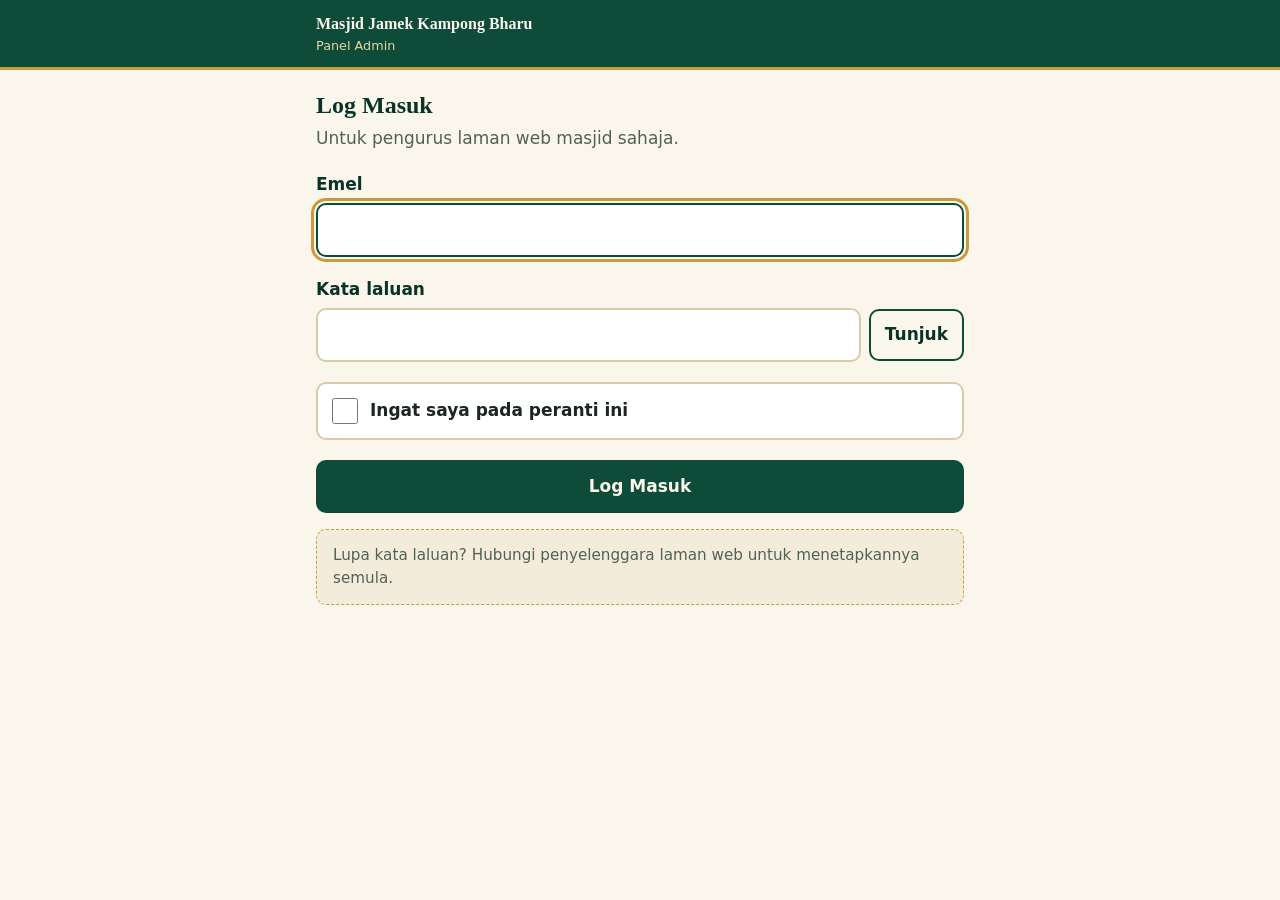
<file: admin/index.html>
<!DOCTYPE html>
<html lang="ms">
<head>
  <meta charset="UTF-8">
  <meta name="viewport" content="width=device-width, initial-scale=1.0">
  <meta name="robots" content="noindex, nofollow">
  <!-- Halaman ini hanya boleh memuatkan skrip dari laman ini sendiri dan hanya berhubung dengan Supabase.
       Jika projek Supabase menggunakan domain sendiri, tukar https://*.supabase.co di bawah. -->
  <meta http-equiv="Content-Security-Policy" content="default-src 'none'; script-src 'self'; style-src 'self' https://fonts.googleapis.com; font-src https://fonts.gstatic.com; img-src 'self' blob: data: https://*.supabase.co; connect-src https://*.supabase.co; base-uri 'none'; form-action 'none'">
  <title>Panel Admin | Masjid Jamek Kampong Bharu</title>
  <link rel="preconnect" href="https://fonts.googleapis.com">
  <link href="https://fonts.googleapis.com/css2?family=Lora:wght@500;600;700&display=swap" rel="stylesheet">
  <link rel="stylesheet" href="admin.css">
  <link rel="icon" type="image/svg+xml" href="../favicon.svg">
</head>
<body>
  <header class="atas">
    <div class="atas-dalam">
      <a class="jenama" href="#">
        <span class="jenama-nama">Masjid Jamek Kampong Bharu</span>
        <span class="jenama-kecil">Panel Admin</span>
      </a>
      <button type="button" class="butang butang-kecil" id="logKeluar" hidden>Log Keluar</button>
    </div>
  </header>

  <main id="app" class="bekas">
    <p class="memuat">Sedang memuatkan…</p>
    <noscript><p class="amaran">Panel ini memerlukan JavaScript. Sila hidupkan JavaScript dalam pelayar anda.</p></noscript>
  </main>

  <div id="makluman" class="makluman" role="status" aria-live="polite" hidden></div>

  <dialog id="sahkan" class="sahkan">
    <h2 id="sahkanTajuk"></h2>
    <p id="sahkanMesej"></p>
    <div class="sahkan-butang">
      <button type="button" class="butang butang-bahaya" id="sahkanYa">Ya, padam</button>
      <button type="button" class="butang butang-biasa" id="sahkanBatal">Batal</button>
    </div>
  </dialog>

  <script src="../config.js"></script>
  <script src="../vendor/supabase.js"></script>
  <script src="admin.js"></script>
</body>
</html>
</file>
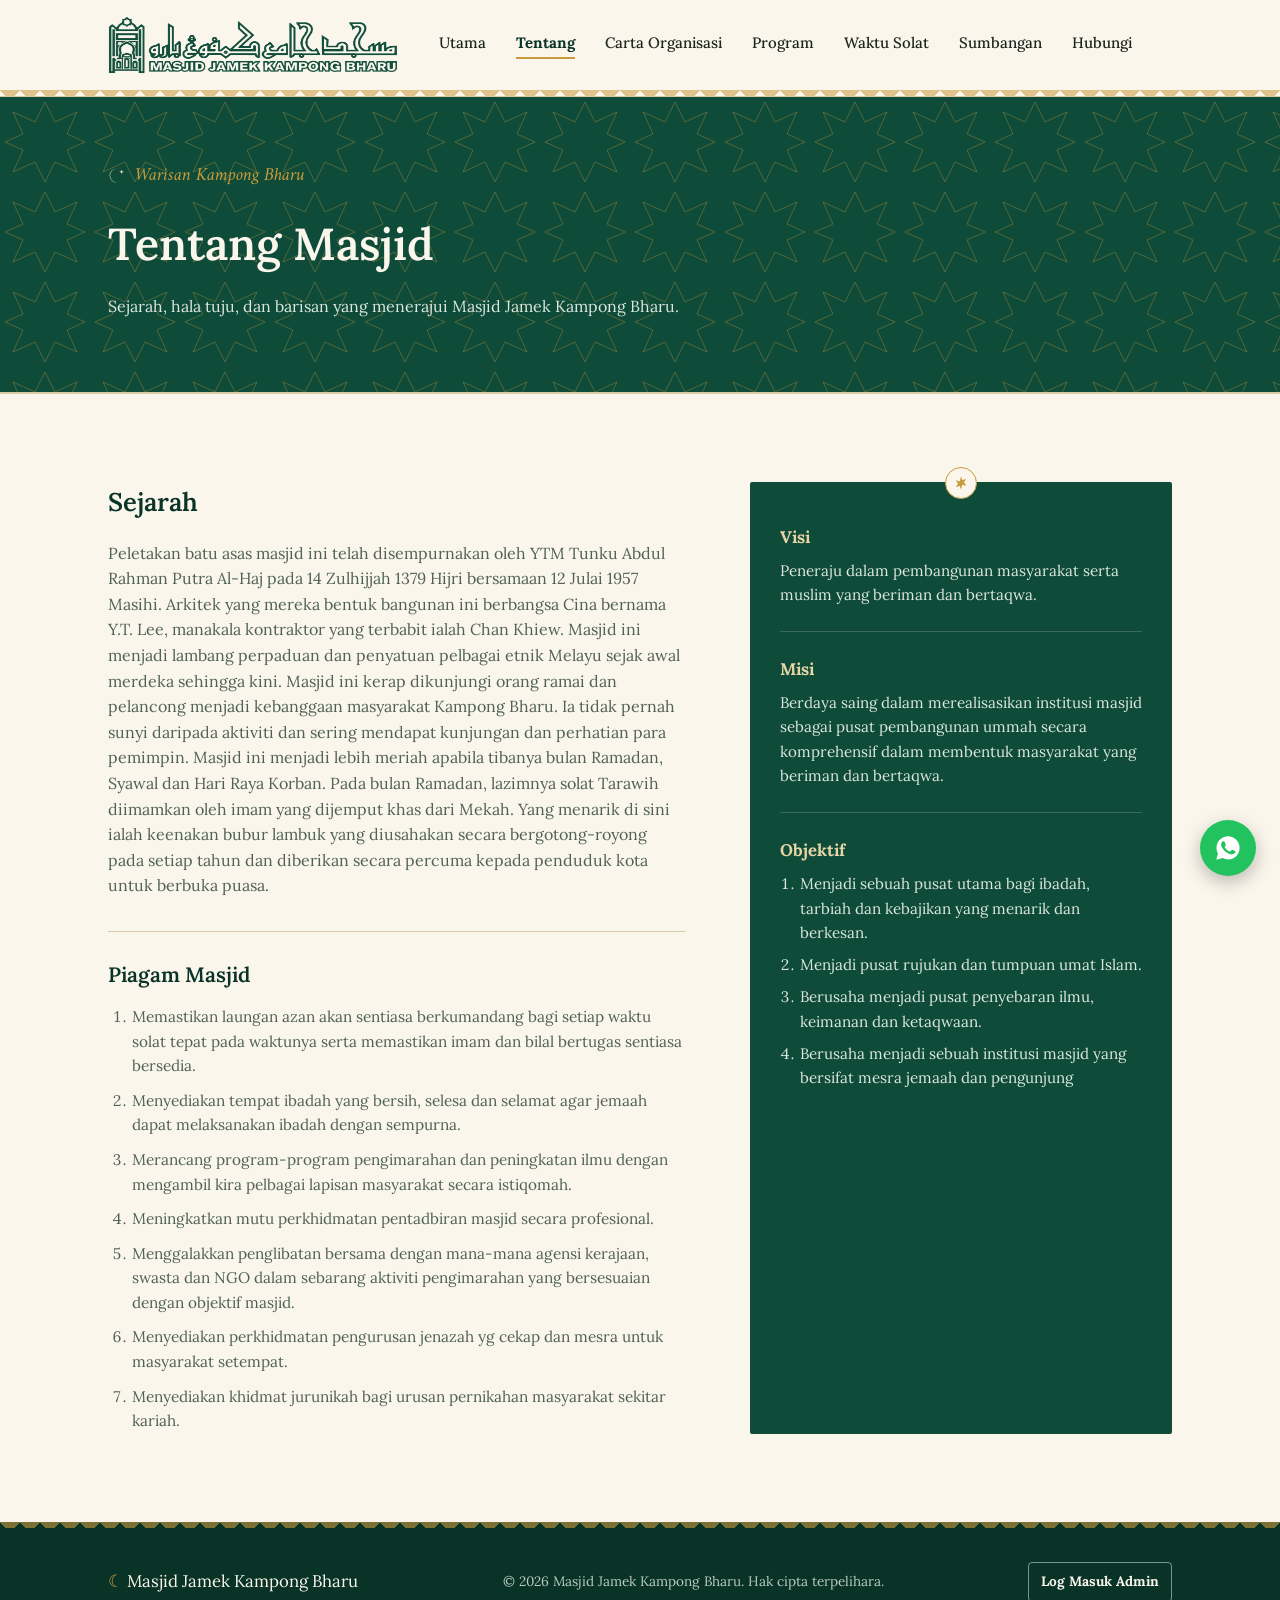
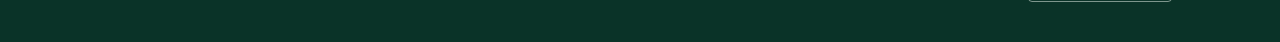
<file: about.html>
<!DOCTYPE html>
<html lang="ms">
<head>
  <meta charset="UTF-8">
  <meta name="viewport" content="width=device-width, initial-scale=1.0">
  <title>Tentang Masjid | Masjid Jamek Kampong Bharu</title>
  <link rel="preconnect" href="https://fonts.googleapis.com">
  <link href="https://fonts.googleapis.com/css2?family=Amiri:ital,wght@0,400;0,700;1,400;1,700&family=Lora:ital,wght@0,400;0,500;0,600;0,700;1,400;1,600&display=swap" rel="stylesheet">
  <link rel="stylesheet" href="styles.css">
  <link rel="icon" type="image/svg+xml" href="favicon.svg">
  <meta name="description" content="Sejarah, visi & misi, Ahli Jawatankuasa, serta Imam dan Bilal Masjid Jamek Kampong Bharu, Kuala Lumpur.">
  <meta property="og:type" content="website">
  <meta property="og:title" content="Tentang Masjid | Masjid Jamek Kampong Bharu">
  <meta property="og:description" content="Sejarah, visi & misi, Ahli Jawatankuasa, serta Imam dan Bilal Masjid Jamek Kampong Bharu, Kuala Lumpur.">
  <meta property="og:image" content="https://nry.com.my/wp-content/uploads/2019/10/Kampung-Baru-Masjid-Jamek_02.jpg">
  <meta property="og:locale" content="ms_MY">
  <meta name="twitter:card" content="summary_large_image">
  <script type="application/ld+json">
  {
    "@context": "https://schema.org",
    "@type": "Mosque",
    "name": "Masjid Jamek Kampong Bharu",
    "image": "https://nry.com.my/wp-content/uploads/2019/10/Kampung-Baru-Masjid-Jamek_02.jpg",
    "address": {
      "@type": "PostalAddress",
      "streetAddress": "Jalan Raja Muda Musa, Kampong Bharu",
      "addressLocality": "Kuala Lumpur",
      "postalCode": "50300",
      "addressCountry": "MY"
    },
    "telephone": "+60326913954"
  }
  </script>
</head>
<body>
  <header class="site">
    <div class="nav">
      <a href="index.html" class="brand">
        <img class="logo-image" src="logo%20masjid/header-logo.png" alt="Masjid Jamek Kampong Bharu">
      </a>
      <nav class="links" id="navLinks">
        <a href="index.html">Utama</a>
        <a href="about.html" class="current">Tentang</a>
        <a href="carta-organisasi.html">Carta Organisasi</a>
        <a href="program.html">Program</a>
        <a href="solat.html">Waktu Solat</a>
        <a href="sumbangan.html">Sumbangan</a>
        <a href="contact.html">Hubungi</a>
      </nav>
      <div class="nav-cta">
        <button class="burger" id="burgerBtn" aria-label="Buka menu">
          <span></span><span></span><span></span>
        </button>
      </div>
    </div>
  </header>

  <main>
    <section class="inner-hero">
      <div class="wrap">
        <span class="hero-eyebrow" style="color:var(--gold);">Warisan Kampong Bharu</span>
        <h1 style="color:var(--cream);font-size:clamp(2rem,4vw,2.8rem);">Tentang Masjid</h1>
        <p class="lead" style="color:#DCE7E0;margin-top:14px;max-width:60ch;">Sejarah, hala tuju, dan barisan yang menerajui Masjid Jamek Kampong Bharu.</p>
      </div>
    </section>

    <section class="section reveal" id="tentang">
      <div class="wrap">
        <div class="about-grid">
          <div class="story">
            <h2 style="font-size:1.6rem;margin-bottom:18px;">Sejarah</h2>
            <p>Peletakan batu asas masjid ini telah disempurnakan oleh YTM Tunku Abdul Rahman Putra Al-Haj pada 14 Zulhijjah 1379 Hijri bersamaan 12 Julai 1957 Masihi. Arkitek yang mereka bentuk bangunan ini berbangsa Cina bernama Y.T. Lee, manakala kontraktor yang terbabit ialah Chan Khiew. Masjid ini menjadi lambang perpaduan dan penyatuan pelbagai etnik Melayu sejak awal merdeka sehingga kini. Masjid ini kerap dikunjungi orang ramai dan pelancong menjadi kebanggaan masyarakat Kampong Bharu. Ia tidak pernah sunyi daripada aktiviti dan sering mendapat kunjungan dan perhatian para pemimpin. Masjid ini menjadi lebih meriah apabila tibanya bulan Ramadan, Syawal dan Hari Raya Korban. Pada bulan Ramadan, lazimnya solat Tarawih diimamkan oleh imam yang dijemput khas dari Mekah. Yang menarik di sini ialah keenakan bubur lambuk yang diusahakan secara bergotong-royong pada setiap tahun dan diberikan secara percuma kepada penduduk kota untuk berbuka puasa.</p>
            <div class="charter-block">
              <h3>Piagam Masjid</h3>
              <ol>
                <li>Memastikan laungan azan akan sentiasa berkumandang bagi setiap waktu solat tepat pada waktunya serta memastikan imam dan bilal bertugas sentiasa bersedia.</li>
                <li>Menyediakan tempat ibadah yang bersih, selesa dan selamat agar jemaah dapat melaksanakan ibadah dengan sempurna.</li>
                <li>Merancang program-program pengimarahan dan peningkatan ilmu dengan mengambil kira pelbagai lapisan masyarakat secara istiqomah.</li>
                <li>Meningkatkan mutu perkhidmatan pentadbiran masjid secara profesional.</li>
                <li>Menggalakkan penglibatan bersama dengan mana-mana agensi kerajaan, swasta dan NGO dalam sebarang aktiviti pengimarahan yang bersesuaian dengan objektif masjid.</li>
                <li>Menyediakan perkhidmatan pengurusan jenazah yg cekap dan mesra untuk masyarakat setempat.</li>
                <li>Menyediakan khidmat jurunikah bagi urusan pernikahan masyarakat sekitar kariah.</li>
              </ol>
            </div>
          </div>
          <div class="vm-box">
            <div class="vm-block">
              <h3>Visi</h3>
              <p>Peneraju dalam pembangunan masyarakat serta muslim yang beriman dan bertaqwa.</p>
            </div>
            <div class="vm-block">
              <h3>Misi</h3>
              <p>Berdaya saing dalam merealisasikan institusi masjid sebagai pusat pembangunan ummah secara komprehensif dalam membentuk masyarakat yang beriman dan bertaqwa.</p>
            </div>
            <div class="vm-block">
              <h3>Objektif</h3>
              <ol>
                <li>Menjadi sebuah pusat utama bagi ibadah, tarbiah dan kebajikan yang menarik dan berkesan.</li>
                <li>Menjadi pusat rujukan dan tumpuan umat Islam.</li>
                <li>Berusaha menjadi pusat penyebaran ilmu, keimanan dan ketaqwaan.</li>
                <li>Berusaha menjadi sebuah institusi masjid yang bersifat mesra jemaah dan pengunjung</li>
              </ol>
            </div>
          </div>
        </div>

      </div>
    </section>
  </main>

  <footer>
    <div class="wrap footer-inner">
      <div class="brand-f">Masjid Jamek Kampong Bharu</div>
      <div>© <span id="year"></span> Masjid Jamek Kampong Bharu. Hak cipta terpelihara.</div>
      <a class="admin-login-link" href="admin/?login=1">Log Masuk Admin</a>
    </div>
  </footer>

  <a class="wa-float" href="#" data-wa-link="60132922612" target="_blank" rel="noopener" aria-label="WhatsApp Masjid">
    <svg viewBox="0 0 24 24"><path d="M12.04 2C6.58 2 2.13 6.45 2.13 11.91c0 1.75.46 3.39 1.26 4.81L2 22l5.42-1.35a9.83 9.83 0 0 0 4.62 1.15h.01c5.46 0 9.9-4.45 9.9-9.9C21.95 6.45 17.5 2 12.04 2Zm5.77 14.02c-.24.68-1.4 1.3-1.93 1.35-.5.06-1.06.28-3.55-.74-2.98-1.22-4.9-4.23-5.05-4.43-.15-.2-1.2-1.6-1.2-3.05 0-1.45.76-2.16 1.03-2.46.27-.3.6-.37.8-.37.2 0 .4 0 .58.01.19.01.44-.07.68.53.25.6.85 2.08.92 2.23.07.15.12.33.02.53-.1.2-.15.33-.3.5-.15.18-.32.4-.45.53-.15.15-.31.32-.13.62.18.3.8 1.32 1.72 2.14 1.18 1.06 2.18 1.39 2.48 1.54.3.15.48.13.65-.08.18-.2.76-.9.96-1.2.2-.3.4-.25.68-.15.28.1 1.75.83 2.05.98.3.15.5.22.57.35.08.13.08.75-.16 1.42Z"/></svg>
  </a>

  <script src="script.js"></script>
</body>
</html>
</file>
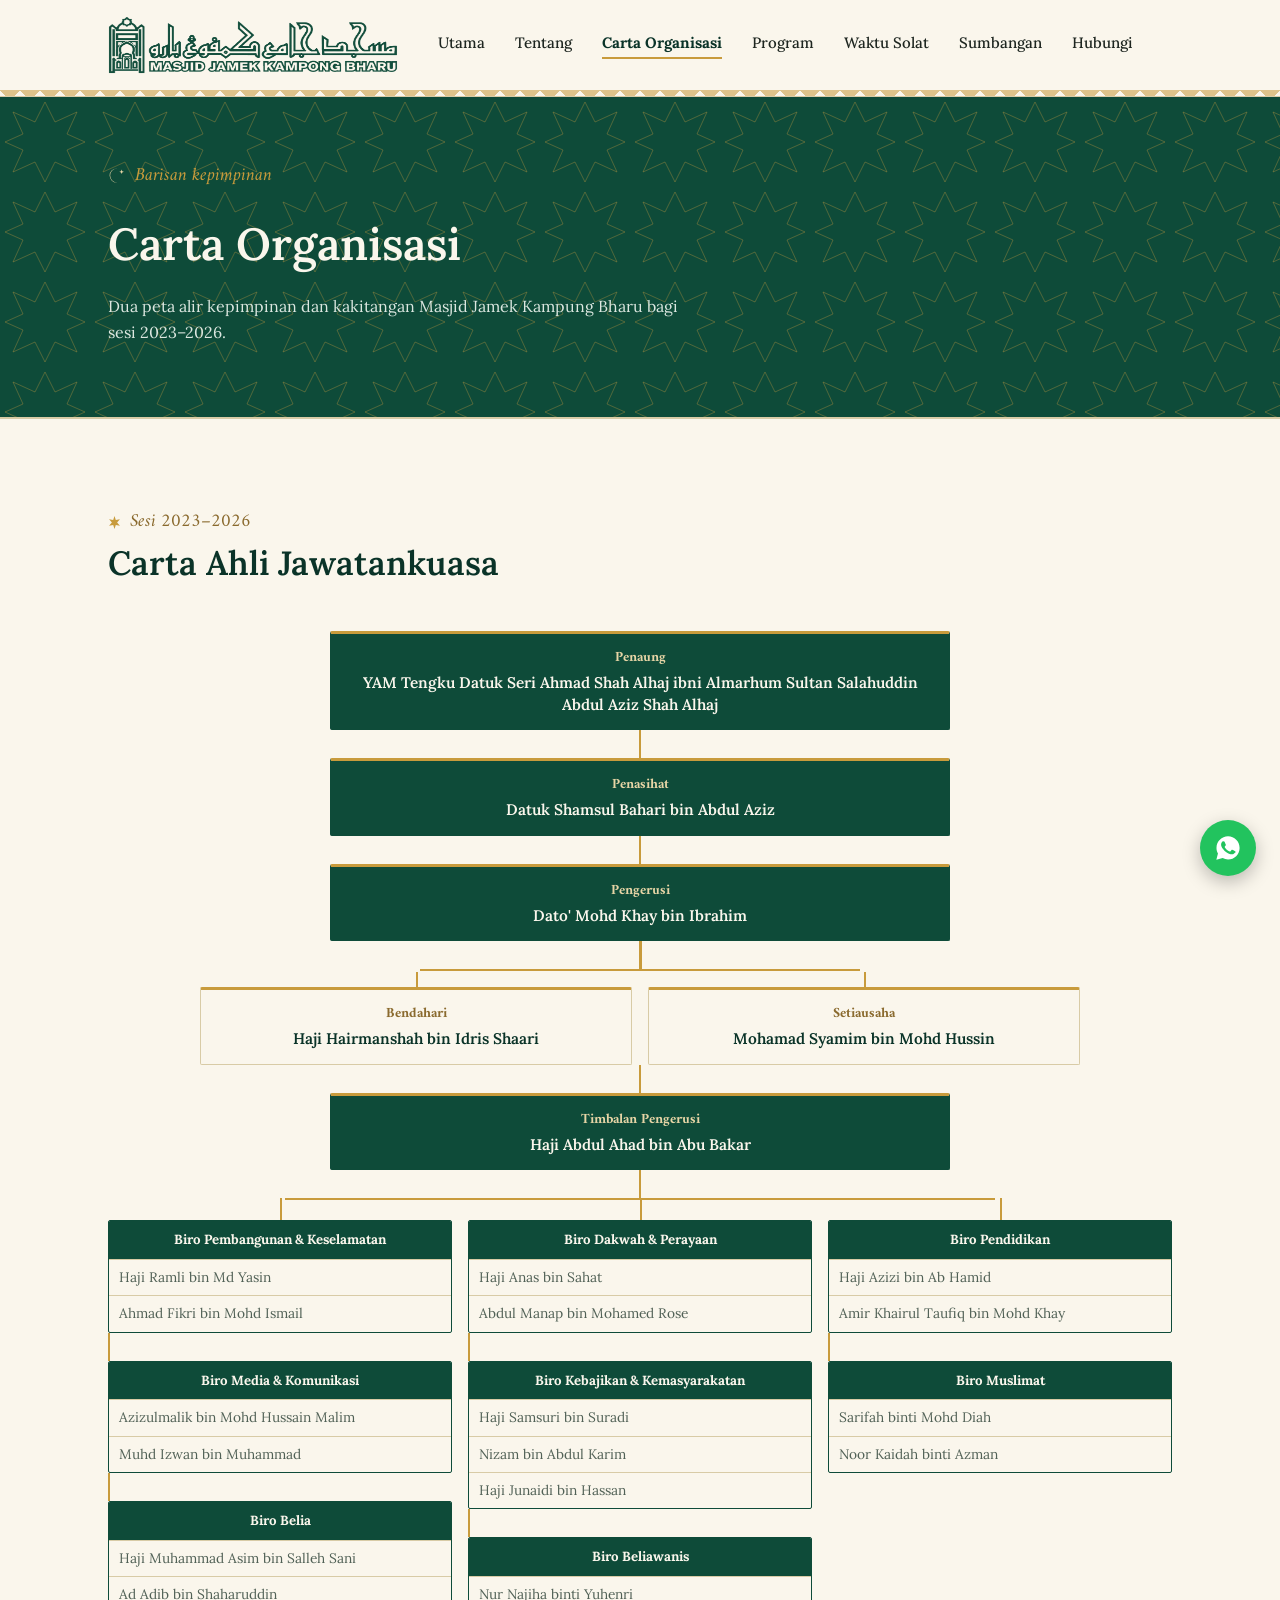
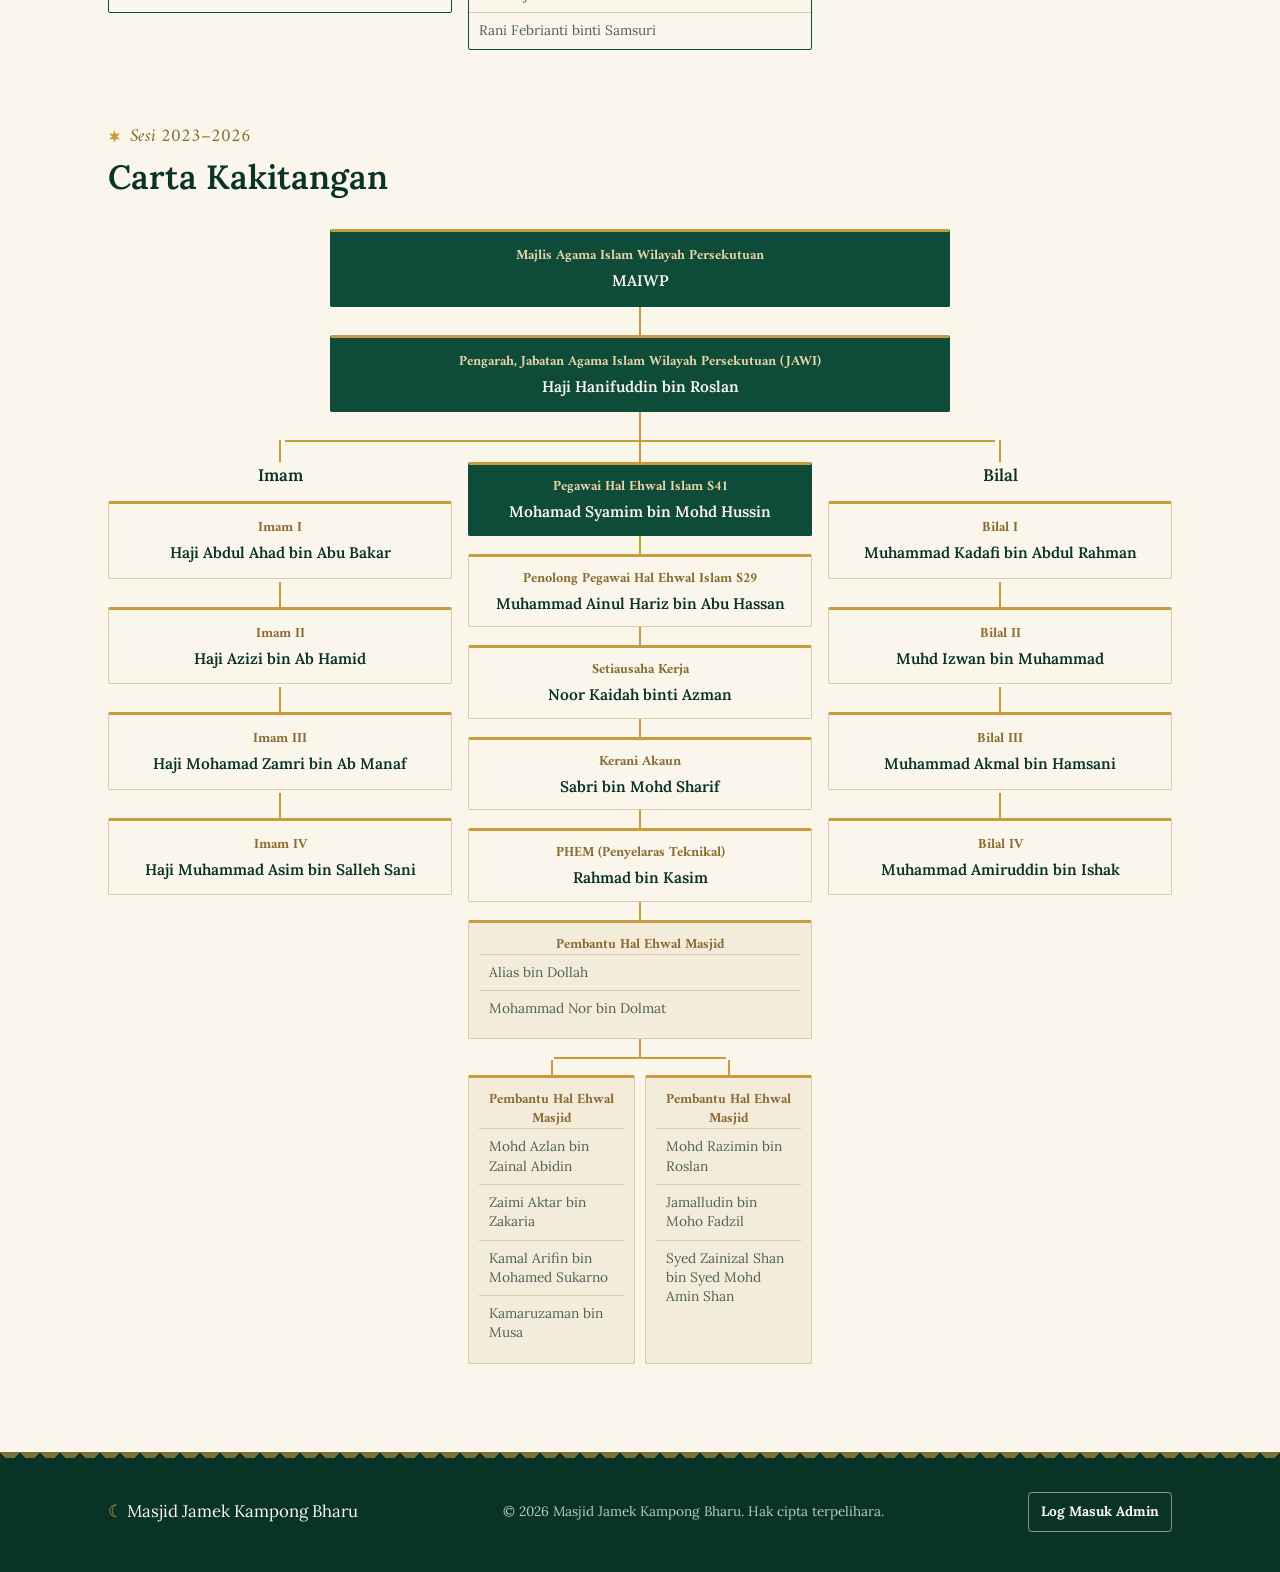
<file: carta-organisasi.html>
<!DOCTYPE html>
<html lang="ms">
<head>
  <meta charset="UTF-8">
  <meta name="viewport" content="width=device-width, initial-scale=1.0">
  <title>Carta Organisasi | Masjid Jamek Kampong Bharu</title>
  <link rel="preconnect" href="https://fonts.googleapis.com">
  <link href="https://fonts.googleapis.com/css2?family=Amiri:ital,wght@0,400;0,700;1,400;1,700&family=Lora:ital,wght@0,400;0,500;0,600;0,700;1,400;1,600&display=swap" rel="stylesheet">
  <link rel="stylesheet" href="styles.css">
  <link rel="icon" type="image/svg+xml" href="favicon.svg">
  <meta name="description" content="Carta organisasi Ahli Jawatankuasa dan petugas Masjid Jamek Kampong Bharu, Kuala Lumpur.">
</head>
<body>
  <header class="site">
    <div class="nav">
      <a href="index.html" class="brand">
        <img class="logo-image" src="logo%20masjid/header-logo.png" alt="Masjid Jamek Kampong Bharu">
      </a>
      <nav class="links" id="navLinks">
        <a href="index.html">Utama</a>
        <a href="about.html">Tentang</a>
        <a href="carta-organisasi.html" class="current">Carta Organisasi</a>
        <a href="program.html">Program</a>
        <a href="solat.html">Waktu Solat</a>
        <a href="sumbangan.html">Sumbangan</a>
        <a href="contact.html">Hubungi</a>
      </nav>
      <div class="nav-cta">
        <button class="burger" id="burgerBtn" aria-label="Buka menu">
          <span></span><span></span><span></span>
        </button>
      </div>
    </div>
  </header>

  <main>
    <section class="inner-hero">
      <div class="wrap">
        <span class="hero-eyebrow" style="color:var(--gold);">Barisan kepimpinan</span>
        <h1 style="color:var(--cream);font-size:clamp(2rem,4vw,2.8rem);">Carta Organisasi</h1>
        <p class="lead" style="color:#DCE7E0;margin-top:14px;max-width:60ch;">Dua peta alir kepimpinan dan kakitangan Masjid Jamek Kampung Bharu bagi sesi 2023–2026.</p>
      </div>
    </section>

    <section class="section">
      <div class="wrap">
        <div class="section-head">
          <span class="kicker">Sesi 2023–2026</span>
          <h2>Carta Ahli Jawatankuasa</h2>
        </div>
        <div class="flow-chart committee-chart">
          <div class="flow-card flow-card-top">
            <div class="flow-role">Penaung</div>
            <div class="flow-name" data-carta="ajk_penaung">YAM Tengku Datuk Seri Ahmad Shah Alhaj ibni Almarhum Sultan Salahuddin Abdul Aziz Shah Alhaj</div>
          </div>
          <div class="flow-connector" aria-hidden="true"></div>
          <div class="flow-card flow-card-top">
            <div class="flow-role">Penasihat</div>
            <div class="flow-name" data-carta="ajk_penasihat">Datuk Shamsul Bahari bin Abdul Aziz</div>
          </div>
          <div class="flow-connector" aria-hidden="true"></div>
          <div class="flow-card flow-card-top">
            <div class="flow-role">Pengerusi</div>
            <div class="flow-name" data-carta="ajk_pengerusi">Dato' Mohd Khay bin Ibrahim</div>
          </div>
          <div class="flow-connector" aria-hidden="true"></div>
          <div class="committee-officers">
            <div class="flow-card">
              <div class="flow-role">Bendahari</div>
              <div class="flow-name" data-carta="ajk_bendahari">Haji Hairmanshah bin Idris Shaari</div>
            </div>
            <div class="flow-card">
              <div class="flow-role">Setiausaha</div>
              <div class="flow-name" data-carta="ajk_setiausaha">Mohamad Syamim bin Mohd Hussin</div>
            </div>
          </div>
          <div class="flow-connector" aria-hidden="true"></div>
          <div class="flow-card flow-card-top">
            <div class="flow-role">Timbalan Pengerusi</div>
            <div class="flow-name" data-carta="ajk_timbalan_pengerusi">Haji Abdul Ahad bin Abu Bakar</div>
          </div>
          <div class="flow-connector" aria-hidden="true"></div>
          <div class="committee-bureaus">
            <div class="flow-data-column">
              <section class="bureau-group"><h4>Biro Pembangunan &amp; Keselamatan</h4><ul><li data-carta="biro_pembangunan_1">Haji Ramli bin Md Yasin</li><li data-carta="biro_pembangunan_2">Ahmad Fikri bin Mohd Ismail</li></ul></section>
              <div class="flow-connector" aria-hidden="true"></div>
              <section class="bureau-group"><h4>Biro Media &amp; Komunikasi</h4><ul><li data-carta="biro_media_1">Azizulmalik bin Mohd Hussain Malim</li><li data-carta="biro_media_2">Muhd Izwan bin Muhammad</li></ul></section>
              <div class="flow-connector" aria-hidden="true"></div>
              <section class="bureau-group"><h4>Biro Belia</h4><ul><li data-carta="biro_belia_1">Haji Muhammad Asim bin Salleh Sani</li><li data-carta="biro_belia_2">Ad Adib bin Shaharuddin</li></ul></section>
            </div>
            <div class="flow-data-column">
              <section class="bureau-group"><h4>Biro Dakwah &amp; Perayaan</h4><ul><li data-carta="biro_dakwah_1">Haji Anas bin Sahat</li><li data-carta="biro_dakwah_2">Abdul Manap bin Mohamed Rose</li></ul></section>
              <div class="flow-connector" aria-hidden="true"></div>
              <section class="bureau-group"><h4>Biro Kebajikan &amp; Kemasyarakatan</h4><ul><li data-carta="biro_kebajikan_1">Haji Samsuri bin Suradi</li><li data-carta="biro_kebajikan_2">Nizam bin Abdul Karim</li><li data-carta="biro_kebajikan_3">Haji Junaidi bin Hassan</li></ul></section>
              <div class="flow-connector" aria-hidden="true"></div>
              <section class="bureau-group"><h4>Biro Beliawanis</h4><ul><li data-carta="biro_beliawanis_1">Nur Najiha binti Yuhenri</li><li data-carta="biro_beliawanis_2">Rani Febrianti binti Samsuri</li></ul></section>
            </div>
            <div class="flow-data-column">
              <section class="bureau-group"><h4>Biro Pendidikan</h4><ul><li data-carta="biro_pendidikan_1">Haji Azizi bin Ab Hamid</li><li data-carta="biro_pendidikan_2">Amir Khairul Taufiq bin Mohd Khay</li></ul></section>
              <div class="flow-connector" aria-hidden="true"></div>
              <section class="bureau-group"><h4>Biro Muslimat</h4><ul><li data-carta="biro_muslimat_1">Sarifah binti Mohd Diah</li><li data-carta="biro_muslimat_2">Noor Kaidah binti Azman</li></ul></section>
            </div>
          </div>
        </div>

        <div class="section-head flow-heading">
          <span class="kicker">Sesi 2023–2026</span>
          <h2>Carta Kakitangan</h2>
        </div>
        <div class="flow-chart staff-chart">
          <div class="flow-card flow-card-authority">
            <div class="flow-role">Majlis Agama Islam Wilayah Persekutuan</div>
            <div class="flow-name">MAIWP</div>
          </div>
          <div class="flow-connector" aria-hidden="true"></div>
          <div class="flow-card flow-card-top">
            <div class="flow-role">Pengarah, Jabatan Agama Islam Wilayah Persekutuan (JAWI)</div>
            <div class="flow-name" data-carta="jawi_pengarah">Haji Hanifuddin bin Roslan</div>
          </div>
          <div class="flow-connector staff-entry-connector" aria-hidden="true"></div>
          <div class="staff-branches">
            <section class="staff-group">
              <h3>Imam</h3>
              <div class="flow-card"><div class="flow-role">Imam I</div><div class="flow-name" data-carta="imam_1">Haji Abdul Ahad bin Abu Bakar</div></div>
              <div class="flow-card"><div class="flow-role">Imam II</div><div class="flow-name" data-carta="imam_2">Haji Azizi bin Ab Hamid</div></div>
              <div class="flow-card"><div class="flow-role">Imam III</div><div class="flow-name" data-carta="imam_3">Haji Mohamad Zamri bin Ab Manaf</div></div>
              <div class="flow-card"><div class="flow-role">Imam IV</div><div class="flow-name" data-carta="imam_4">Haji Muhammad Asim bin Salleh Sani</div></div>
            </section>

            <div class="staff-center">
              <div class="flow-card flow-card-top">
                <div class="flow-role">Pegawai Hal Ehwal Islam S41</div>
                <div class="flow-name" data-carta="pegawai_islam">Mohamad Syamim bin Mohd Hussin</div>
              </div>
              <div class="flow-connector" aria-hidden="true"></div>
              <div class="flow-card"><div class="flow-role">Penolong Pegawai Hal Ehwal Islam S29</div><div class="flow-name" data-carta="penolong_islam">Muhammad Ainul Hariz bin Abu Hassan</div></div>
              <div class="flow-connector" aria-hidden="true"></div>
              <div class="flow-card"><div class="flow-role">Setiausaha Kerja</div><div class="flow-name" data-carta="setiausaha_kerja">Noor Kaidah binti Azman</div></div>
              <div class="flow-connector" aria-hidden="true"></div>
              <div class="flow-card"><div class="flow-role">Kerani Akaun</div><div class="flow-name" data-carta="kerani_akaun">Sabri bin Mohd Sharif</div></div>
              <div class="flow-connector" aria-hidden="true"></div>
              <div class="flow-card"><div class="flow-role">PHEM (Penyelaras Teknikal)</div><div class="flow-name" data-carta="phem">Rahmad bin Kasim</div></div>
              <div class="flow-connector" aria-hidden="true"></div>
              <div class="flow-card flow-card-support">
                <div class="flow-role">Pembantu Hal Ehwal Masjid</div>
                <ul><li data-carta="phem_pembantu_1">Alias bin Dollah</li><li data-carta="phem_pembantu_2">Mohammad Nor bin Dolmat</li></ul>
              </div>
              <div class="flow-connector" aria-hidden="true"></div>
              <div class="support-grid">
                <section class="flow-card flow-card-support">
                  <div class="flow-role">Pembantu Hal Ehwal Masjid</div>
                  <ul><li data-carta="phem_pembantu_3">Mohd Azlan bin Zainal Abidin</li><li data-carta="phem_pembantu_4">Zaimi Aktar bin Zakaria</li><li data-carta="phem_pembantu_5">Kamal Arifin bin Mohamed Sukarno</li><li data-carta="phem_pembantu_6">Kamaruzaman bin Musa</li></ul>
                </section>
                <section class="flow-card flow-card-support">
                  <div class="flow-role">Pembantu Hal Ehwal Masjid</div>
                  <ul><li data-carta="phem_pembantu_7">Mohd Razimin bin Roslan</li><li data-carta="phem_pembantu_8">Jamalludin bin Moho Fadzil</li><li data-carta="phem_pembantu_9">Syed Zainizal Shan bin Syed Mohd Amin Shan</li></ul>
                </section>
              </div>
            </div>

            <section class="staff-group">
              <h3>Bilal</h3>
              <div class="flow-card"><div class="flow-role">Bilal I</div><div class="flow-name" data-carta="bilal_1">Muhammad Kadafi bin Abdul Rahman</div></div>
              <div class="flow-card"><div class="flow-role">Bilal II</div><div class="flow-name" data-carta="bilal_2">Muhd Izwan bin Muhammad</div></div>
              <div class="flow-card"><div class="flow-role">Bilal III</div><div class="flow-name" data-carta="bilal_3">Muhammad Akmal bin Hamsani</div></div>
              <div class="flow-card"><div class="flow-role">Bilal IV</div><div class="flow-name" data-carta="bilal_4">Muhammad Amiruddin bin Ishak</div></div>
            </section>
          </div>
        </div>
      </div>
    </section>
  </main>

  <footer>
    <div class="wrap footer-inner">
      <div class="brand-f">Masjid Jamek Kampong Bharu</div>
      <div>© <span id="year"></span> Masjid Jamek Kampong Bharu. Hak cipta terpelihara.</div>
      <a class="admin-login-link" href="admin/?login=1">Log Masuk Admin</a>
    </div>
  </footer>

  <a class="wa-float" href="#" data-wa-link="60132922612" target="_blank" rel="noopener" aria-label="WhatsApp Masjid">
    <svg viewBox="0 0 24 24"><path d="M12.04 2C6.58 2 2.13 6.45 2.13 11.91c0 1.75.46 3.39 1.26 4.81L2 22l5.42-1.35a9.83 9.83 0 0 0 4.62 1.15h.01c5.46 0 9.9-4.45 9.9-9.9C21.95 6.45 17.5 2 12.04 2Zm5.77 14.02c-.24.68-1.4 1.3-1.93 1.35-.5.06-1.06.28-3.55-.74-2.98-1.22-4.9-4.23-5.05-4.43-.15-.2-1.2-1.6-1.2-3.05 0-1.45.76-2.16 1.03-2.46.27-.3.6-.37.8-.37.2 0 .4 0 .58.01.19.01.44-.07.68.53.25.6.85 2.08.92 2.23.07.15.12.33.02.53-.1.2-.15.33-.3.5-.15.18-.32.4-.45.53-.15.15-.31.32-.13.62.18.3.8 1.32 1.72 2.14 1.18 1.06 2.18 1.39 2.48 1.54.3.15.48.13.65-.08.18-.2.76-.9.96-1.2.2-.3.4-.25.68-.15.28.1 1.75.83 2.05.98.3.15.5.22.57.35.08.13.08.75-.16 1.42Z"/></svg>
  </a>

  <script src="config.js"></script>
  <script src="carta.js"></script>
  <script src="script.js"></script>
</body>
</html>
</file>
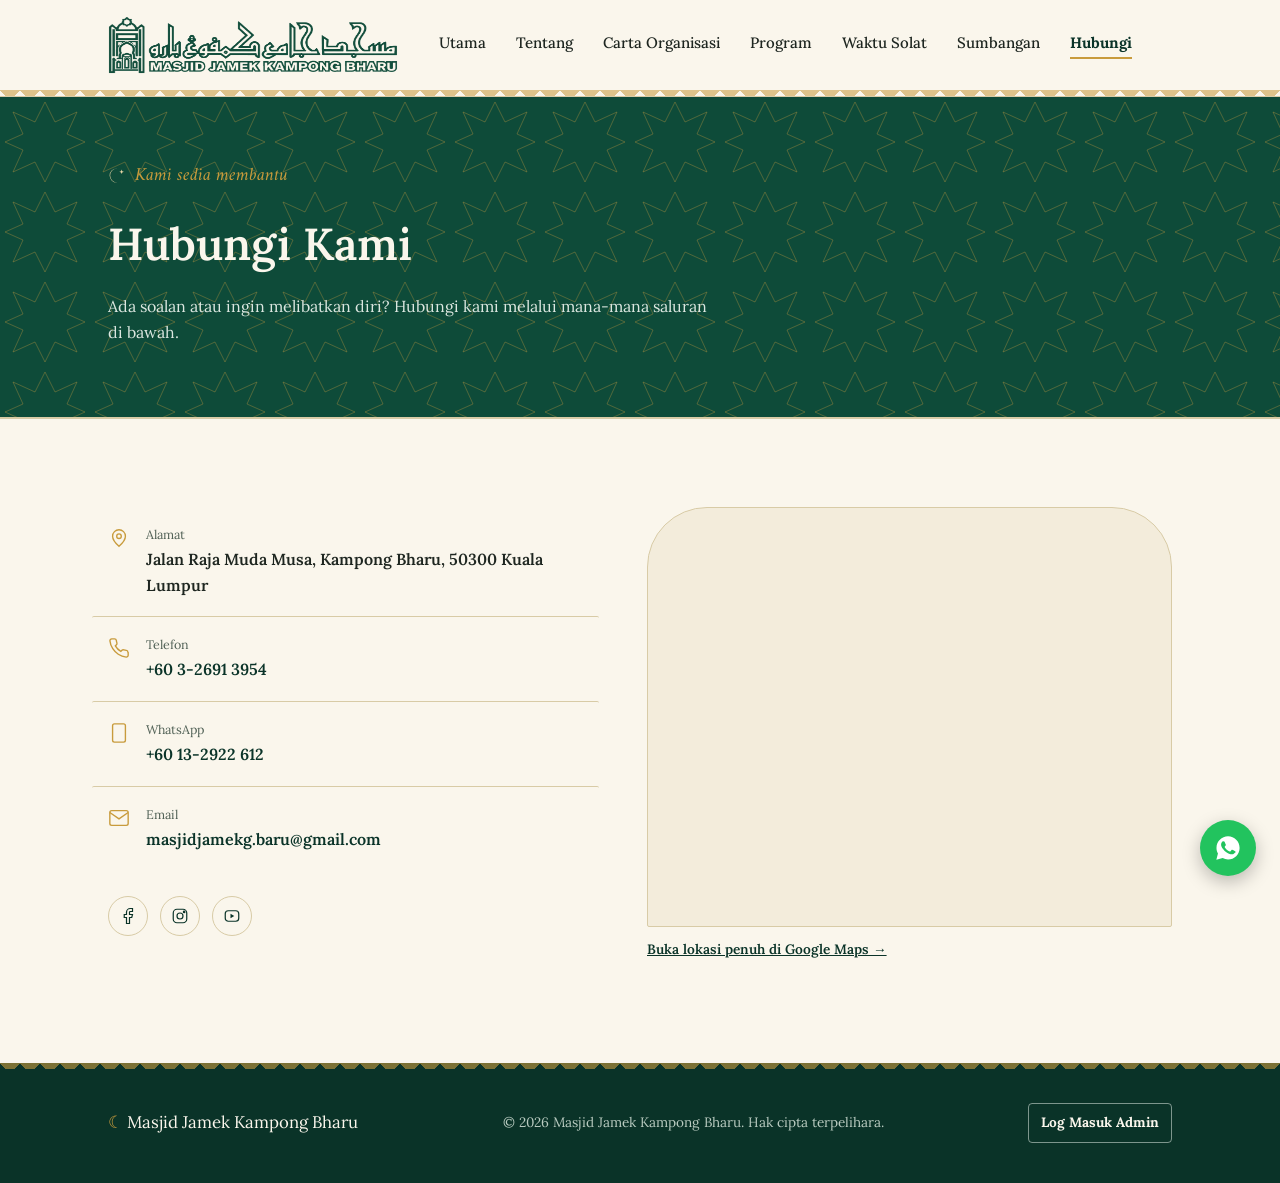
<file: contact.html>
<!DOCTYPE html>
<html lang="ms">
<head>
  <meta charset="UTF-8">
  <meta name="viewport" content="width=device-width, initial-scale=1.0">
  <title>Hubungi Kami | Masjid Jamek Kampong Bharu</title>
  <link rel="preconnect" href="https://fonts.googleapis.com">
  <link href="https://fonts.googleapis.com/css2?family=Amiri:ital,wght@0,400;0,700;1,400;1,700&family=Lora:ital,wght@0,400;0,500;0,600;0,700;1,400;1,600&display=swap" rel="stylesheet">
  <link rel="stylesheet" href="styles.css">
  <link rel="icon" type="image/svg+xml" href="favicon.svg">
  <meta name="description" content="Hubungi Masjid Jamek Kampong Bharu — alamat, nombor telefon, WhatsApp, emel dan lokasi peta.">
  <meta property="og:type" content="website">
  <meta property="og:title" content="Hubungi Kami | Masjid Jamek Kampong Bharu">
  <meta property="og:description" content="Hubungi Masjid Jamek Kampong Bharu — alamat, nombor telefon, WhatsApp, emel dan lokasi peta.">
  <meta property="og:image" content="https://nry.com.my/wp-content/uploads/2019/10/Kampung-Baru-Masjid-Jamek_02.jpg">
  <meta property="og:locale" content="ms_MY">
  <meta name="twitter:card" content="summary_large_image">
  <script type="application/ld+json">
  {
    "@context": "https://schema.org",
    "@type": "Mosque",
    "name": "Masjid Jamek Kampong Bharu",
    "image": "https://nry.com.my/wp-content/uploads/2019/10/Kampung-Baru-Masjid-Jamek_02.jpg",
    "address": {
      "@type": "PostalAddress",
      "streetAddress": "Jalan Raja Muda Musa, Kampong Bharu",
      "addressLocality": "Kuala Lumpur",
      "postalCode": "50300",
      "addressCountry": "MY"
    },
    "telephone": "+60326913954"
  }
  </script>
</head>
<body>
  <header class="site">
    <div class="nav">
      <a href="index.html" class="brand">
        <img class="logo-image" src="logo%20masjid/header-logo.png" alt="Masjid Jamek Kampong Bharu">
      </a>
      <nav class="links" id="navLinks">
        <a href="index.html">Utama</a>
        <a href="about.html">Tentang</a>
        <a href="carta-organisasi.html">Carta Organisasi</a>
        <a href="program.html">Program</a>
        <a href="solat.html">Waktu Solat</a>
        <a href="sumbangan.html">Sumbangan</a>
        <a href="contact.html" class="current">Hubungi</a>
      </nav>
      <div class="nav-cta">
        <button class="burger" id="burgerBtn" aria-label="Buka menu">
          <span></span><span></span><span></span>
        </button>
      </div>
    </div>
  </header>

  <main>
    <section class="inner-hero">
      <div class="wrap">
        <span class="hero-eyebrow" style="color:var(--gold);">Kami sedia membantu</span>
        <h1 style="color:var(--cream);font-size:clamp(2rem,4vw,2.8rem);">Hubungi Kami</h1>
        <p class="lead" style="color:#DCE7E0;margin-top:14px;max-width:60ch;">Ada soalan atau ingin melibatkan diri? Hubungi kami melalui mana-mana saluran di bawah.</p>
      </div>
    </section>

    <section class="section reveal" id="hubungi">
      <div class="wrap">
        <div class="contact-grid">
          <div>
            <div class="contact-item">
              <svg class="ic" viewBox="0 0 24 24" fill="none" stroke="currentColor" stroke-width="1.5"><path d="M12 21s-7-6.2-7-11a7 7 0 0 1 14 0c0 4.8-7 11-7 11Z"/><circle cx="12" cy="10" r="2.5"/></svg>
              <div><div class="t">Alamat</div><div class="v">Jalan Raja Muda Musa, Kampong Bharu, 50300 Kuala Lumpur</div></div>
            </div>
            <div class="contact-item">
              <svg class="ic" viewBox="0 0 24 24" fill="none" stroke="currentColor" stroke-width="1.5"><path d="M22 16.9v3a2 2 0 0 1-2.2 2 19.8 19.8 0 0 1-8.6-3.1 19.5 19.5 0 0 1-6-6A19.8 19.8 0 0 1 2.1 4.2 2 2 0 0 1 4.1 2h3a2 2 0 0 1 2 1.7c.1.9.3 1.8.6 2.7a2 2 0 0 1-.5 2.1L8 9.7a16 16 0 0 0 6 6l1.2-1.2a2 2 0 0 1 2.1-.5c.9.3 1.8.5 2.7.6a2 2 0 0 1 1.7 2Z"/></svg>
              <div><div class="t">Telefon</div><div class="v"><a href="tel:+60326913954">+60 3-2691 3954</a></div></div>
            </div>
            <div class="contact-item">
              <svg class="ic" viewBox="0 0 24 24" fill="none" stroke="currentColor" stroke-width="1.5"><path d="M17 2H7a2 2 0 0 0-2 2v16a2 2 0 0 0 2 2h10a2 2 0 0 0 2-2V4a2 2 0 0 0-2-2Z"/><path d="M12 18h.01"/></svg>
              <div><div class="t">WhatsApp</div><div class="v"><a href="#" data-wa-link="60132922612" target="_blank" rel="noopener">+60 13-2922 612</a></div></div>
            </div>
            <div class="contact-item">
              <svg class="ic" viewBox="0 0 24 24" fill="none" stroke="currentColor" stroke-width="1.5"><rect x="2" y="4" width="20" height="16" rx="2"/><path d="m22 6-10 7L2 6"/></svg>
              <div><div class="t">Email</div><div class="v"><a href="mailto:masjidjamekg.baru@gmail.com">masjidjamekg.baru@gmail.com</a></div></div>
            </div>

            <!-- TODO: tukar href="#" di bawah kepada pautan sebenar Facebook/Instagram/Telegram masjid -->
            <div class="socials">
              <a href="https://www.facebook.com/masjidjamekg.baru/" aria-label="Facebook" target="_blank" rel="noopener"><svg width="18" height="18" viewBox="0 0 24 24" fill="none" stroke="currentColor" stroke-width="1.6"><path d="M18 2h-3a5 5 0 0 0-5 5v3H7v4h3v8h4v-8h3l1-4h-4V7a1 1 0 0 1 1-1h3Z"/></svg></a>
              <a href="https://www.instagram.com/masjidjamekkgbarukl?stkn=ODFhbmxodXp3b3lu" aria-label="Instagram" target="_blank" rel="noopener"><svg width="18" height="18" viewBox="0 0 24 24" fill="none" stroke="currentColor" stroke-width="1.6"><rect x="3" y="3" width="18" height="18" rx="5"/><circle cx="12" cy="12" r="4"/><circle cx="17.5" cy="6.5" r="1"/></svg></a>
              <a href="https://youtube.com/@masjidjamekkg.barukualalum3850?si=qsjMrSId3p30xnms" aria-label="YouTube" target="_blank" rel="noopener"><svg width="18" height="18" viewBox="0 0 24 24" fill="none" stroke="currentColor" stroke-width="1.6"><rect x="3" y="5" width="18" height="14" rx="4"/><path d="m10 9 5 3-5 3Z" fill="currentColor" stroke="none"/></svg></a>
            </div>
          </div>

          <div>
            <div class="map-box">
              <iframe
                src="https://www.google.com/maps?q=Masjid%20Jamek%20Kampung%20Baru%2C%20Jalan%20Raja%20Muda%20Musa%2C%20Kampung%20Baru%2C%2050300%20Kuala%20Lumpur&output=embed"
                loading="lazy"
                referrerpolicy="no-referrer-when-downgrade"
                allowfullscreen
                title="Lokasi Masjid Jamek Kampong Bharu"
              ></iframe>
            </div>
            <p style="margin-top:12px;font-size:.85rem;">
              <a href="https://www.google.com/maps?q=Masjid+Jamek+Kampung+Baru,+Jalan+Raja+Muda+Musa,+Kampung+Baru,+50300+Kuala+Lumpur" target="_blank" rel="noopener" style="color:var(--green-ink);font-weight:600;text-decoration:underline;">Buka lokasi penuh di Google Maps →</a>
            </p>
          </div>
        </div>
      </div>
    </section>
  </main>

  <footer>
    <div class="wrap footer-inner">
      <div class="brand-f">Masjid Jamek Kampong Bharu</div>
      <div>© <span id="year"></span> Masjid Jamek Kampong Bharu. Hak cipta terpelihara.</div>
      <a class="admin-login-link" href="admin/?login=1">Log Masuk Admin</a>
    </div>
  </footer>

   <a class="wa-float" href="https://wa.me/60132922612" target="_blank" rel="noopener" aria-label="WhatsApp Masjid">
    <svg viewBox="0 0 24 24"><path d="M12.04 2C6.58 2 2.13 6.45 2.13 11.91c0 1.75.46 3.39 1.26 4.81L2 22l5.42-1.35a9.83 9.83 0 0 0 4.62 1.15h.01c5.46 0 9.9-4.45 9.9-9.9C21.95 6.45 17.5 2 12.04 2Zm5.77 14.02c-.24.68-1.4 1.3-1.93 1.35-.5.06-1.06.28-3.55-.74-2.98-1.22-4.9-4.23-5.05-4.43-.15-.2-1.2-1.6-1.2-3.05 0-1.45.76-2.16 1.03-2.46.27-.3.6-.37.8-.37.2 0 .4 0 .58.01.19.01.44-.07.68.53.25.6.85 2.08.92 2.23.07.15.12.33.02.53-.1.2-.15.33-.3.5-.15.18-.32.4-.45.53-.15.15-.31.32-.13.62.18.3.8 1.32 1.72 2.14 1.18 1.06 2.18 1.39 2.48 1.54.3.15.48.13.65-.08.18-.2.76-.9.96-1.2.2-.3.4-.25.68-.15.28.1 1.75.83 2.05.98.3.15.5.22.57.35.08.13.08.75-.16 1.42Z"/></svg>
  </a>

  <script src="script.js"></script>
</body>
</html>
</file>
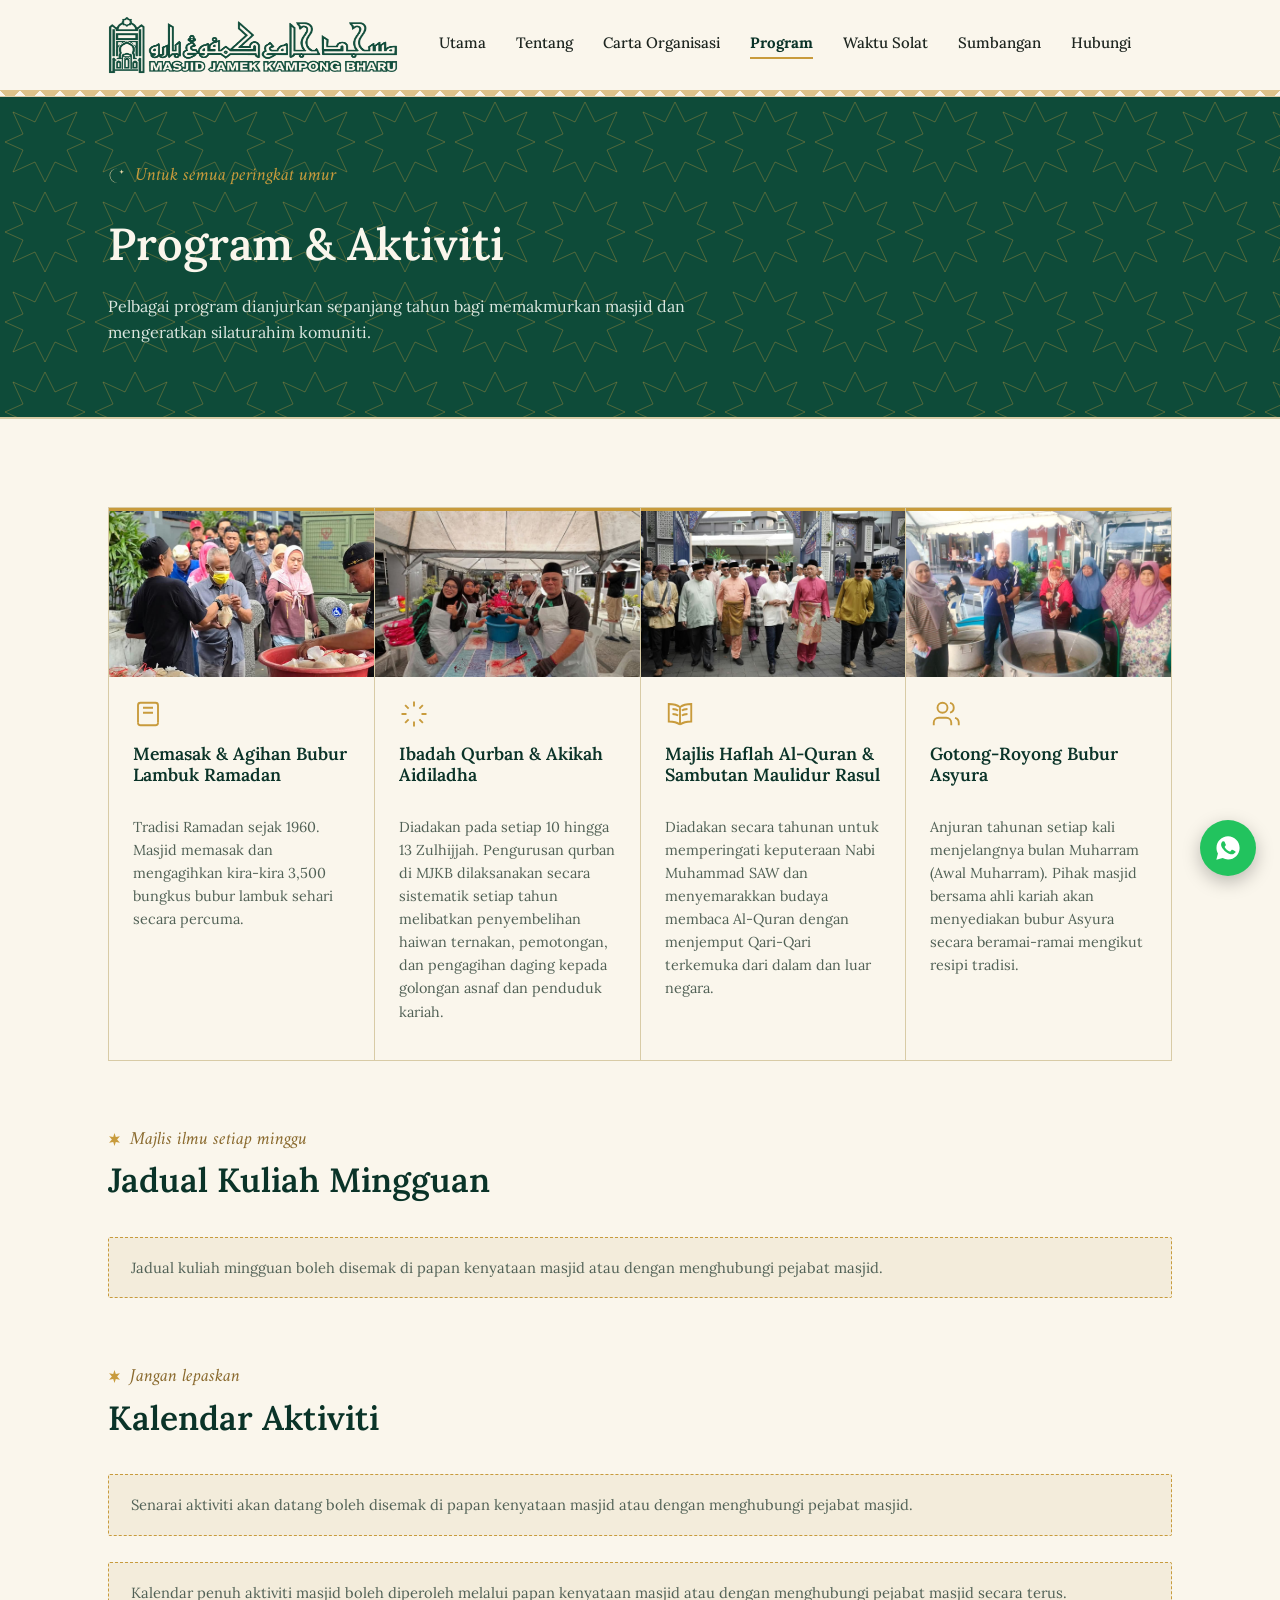
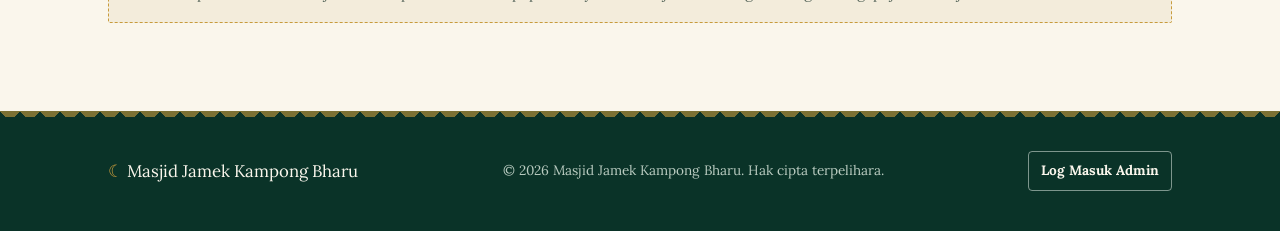
<file: program.html>
<!DOCTYPE html>
<html lang="ms">
<head>
  <meta charset="UTF-8">
  <meta name="viewport" content="width=device-width, initial-scale=1.0">
  <title>Program & Aktiviti | Masjid Jamek Kampong Bharu</title>
  <link rel="preconnect" href="https://fonts.googleapis.com">
  <link href="https://fonts.googleapis.com/css2?family=Amiri:ital,wght@0,400;0,700;1,400;1,700&family=Lora:ital,wght@0,400;0,500;0,600;0,700;1,400;1,600&display=swap" rel="stylesheet">
  <link rel="stylesheet" href="styles.css">
  <link rel="icon" type="image/svg+xml" href="favicon.svg">
  <meta name="description" content="Kuliah, ceramah, program Ramadan dan aktiviti komuniti di Masjid Jamek Kampong Bharu. Lihat kalendar aktiviti terkini.">
  <meta property="og:type" content="website">
  <meta property="og:title" content="Program & Aktiviti | Masjid Jamek Kampong Bharu">
  <meta property="og:description" content="Kuliah, ceramah, program Ramadan dan aktiviti komuniti di Masjid Jamek Kampong Bharu. Lihat kalendar aktiviti terkini.">
  <meta property="og:image" content="https://nry.com.my/wp-content/uploads/2019/10/Kampung-Baru-Masjid-Jamek_02.jpg">
  <meta property="og:locale" content="ms_MY">
  <meta name="twitter:card" content="summary_large_image">
  <script type="application/ld+json">
  {
    "@context": "https://schema.org",
    "@type": "Mosque",
    "name": "Masjid Jamek Kampong Bharu",
    "image": "https://nry.com.my/wp-content/uploads/2019/10/Kampung-Baru-Masjid-Jamek_02.jpg",
    "address": {
      "@type": "PostalAddress",
      "streetAddress": "Jalan Raja Muda Musa, Kampong Bharu",
      "addressLocality": "Kuala Lumpur",
      "postalCode": "50300",
      "addressCountry": "MY"
    },
    "telephone": "+60326913954"
  }
  </script>
</head>
<body>
  <header class="site">
    <div class="nav">
      <a href="index.html" class="brand">
        <img class="logo-image" src="logo%20masjid/header-logo.png" alt="Masjid Jamek Kampong Bharu">
      </a>
      <nav class="links" id="navLinks">
        <a href="index.html">Utama</a>
        <a href="about.html">Tentang</a>
        <a href="carta-organisasi.html">Carta Organisasi</a>
        <a href="program.html" class="current">Program</a>
        <a href="solat.html">Waktu Solat</a>
        <a href="sumbangan.html">Sumbangan</a>
        <a href="contact.html">Hubungi</a>
      </nav>
      <div class="nav-cta">
        <button class="burger" id="burgerBtn" aria-label="Buka menu">
          <span></span><span></span><span></span>
        </button>
      </div>
    </div>
  </header>

  <main>
    <section class="inner-hero">
      <div class="wrap">
        <span class="hero-eyebrow" style="color:var(--gold);">Untuk semua peringkat umur</span>
        <h1 style="color:var(--cream);font-size:clamp(2rem,4vw,2.8rem);">Program & Aktiviti</h1>
        <p class="lead" style="color:#DCE7E0;margin-top:14px;max-width:60ch;">Pelbagai program dianjurkan sepanjang tahun bagi memakmurkan masjid dan mengeratkan silaturahim komuniti.</p>
      </div>
    </section>

    <section class="section reveal" id="program">
      <div class="wrap">
        <!-- Kad di bawah ialah paparan asas; kandungan.js menggantikannya dengan data Supabase jika ada. -->
        <div class="cat-grid" data-kandungan="program">
          <div class="cat-cell">
            <div class="cat-photo-pair">
              <img class="cat-photo" src="Agihan%20bubur/WhatsApp%20Image%202026-09-29%20at%209.04.08%20AM.jpeg" alt="Agihan bubur lambuk">
              <img class="cat-photo" src="Agihan%20bubur/bubur.jpeg" alt="Bubur lambuk untuk diagihkan">
            </div>
            <div class="cat-cell-body">
              <svg class="icon" viewBox="0 0 24 24" fill="none" stroke="currentColor" stroke-width="1.5"><path d="M4 19V5a2 2 0 0 1 2-2h12a2 2 0 0 1 2 2v14"/><path d="M4 19a2 2 0 0 0 2 2h12a2 2 0 0 0 2-2"/><path d="M8 7h8M8 11h8"/></svg>
              <div><h3>Memasak &amp; Agihan Bubur Lambuk Ramadan</h3><p>Tradisi Ramadan sejak 1960. Masjid memasak dan mengagihkan kira-kira 3,500 bungkus bubur lambuk sehari secara percuma.</p></div>
            </div>
          </div>
          <div class="cat-cell">
            <img class="cat-photo" src="[data-uri]" alt="Gambar aktiviti Ceramah">
            <div class="cat-photo-pair cat-photo-pair-main">
              <img class="cat-photo" src="korban/2.jpeg" alt="Gambar utama program Ibadah Qurban dan Akikah Aidiladha">
              <img class="cat-photo" src="korban/1.jpeg" alt="Gambar kedua program Ibadah Qurban dan Akikah Aidiladha">
            </div>
            <div class="cat-cell-body">
              <svg class="icon" viewBox="0 0 24 24" fill="none" stroke="currentColor" stroke-width="1.5"><path d="M12 2v4M12 18v4M4.9 4.9l2.8 2.8M16.3 16.3l2.8 2.8M2 12h4M18 12h4M4.9 19.1l2.8-2.8M16.3 7.7l2.8-2.8"/></svg>
              <div><h3>Ibadah Qurban &amp; Akikah Aidiladha</h3><p>Diadakan pada setiap 10 hingga 13 Zulhijjah. Pengurusan qurban di MJKB dilaksanakan secara sistematik setiap tahun melibatkan penyembelihan haiwan ternakan, pemotongan, dan pengagihan daging kepada golongan asnaf dan penduduk kariah.</p></div>
            </div>
          </div>
          <div class="cat-cell">
            <div class="cat-photo-pair">
              <img class="cat-photo" src="Malidur%20rasul/WhatsApp%20Image%202026-09-29%20at%202.30.37%20PM.jpeg" alt="Gambar utama Majlis Haflah Al-Quran dan Sambutan Maulidur Rasul">
              <img class="cat-photo" src="Malidur%20rasul/2.jpeg" alt="Gambar kedua Majlis Haflah Al-Quran dan Sambutan Maulidur Rasul">
              <img class="cat-photo" src="Malidur%20rasul/3.jpeg" alt="Gambar ketiga Majlis Haflah Al-Quran dan Sambutan Maulidur Rasul">
            </div>
            <div class="cat-cell-body">
              <svg class="icon" viewBox="0 0 24 24" fill="none" stroke="currentColor" stroke-width="1.5"><path d="M12 6.5C9.8 4.8 6.8 4 3 4v14c3.8 0 6.8.8 9 2.5m0-14C14.2 4.8 17.2 4 21 4v14c-3.8 0-6.8.8-9 2.5m0-14v14"/><path d="M6 8c1.8.1 3.5.5 4.5 1.2M6 12c1.8.1 3.5.5 4.5 1.2m7.5-5.2c-1.8.1-3.5.5-4.5 1.2m4.5 2.8c-1.8.1-3.5.5-4.5 1.2"/></svg>
              <div><h3>Majlis Haflah Al-Quran &amp; Sambutan Maulidur Rasul</h3><p>Diadakan secara tahunan untuk memperingati keputeraan Nabi Muhammad SAW dan menyemarakkan budaya membaca Al-Quran dengan menjemput Qari-Qari terkemuka dari dalam dan luar negara.</p></div>
            </div>
          </div>
          <div class="cat-cell">
            <div class="cat-photo-pair">
              <img class="cat-photo" src="gotong%20royong/gotong-royong-1-enhanced.png" alt="Gotong-royong memasak bubur dalam kawah besar">
              <img class="cat-photo" src="gotong%20royong/gotong-royong-2-enhanced.png" alt="Jemaah bergotong-royong menyediakan bubur">
            </div>
            <div class="cat-cell-body">
              <svg class="icon" viewBox="0 0 24 24" fill="none" stroke="currentColor" stroke-width="1.5"><path d="M17 21v-2a4 4 0 0 0-4-4H7a4 4 0 0 0-4 4v2"/><circle cx="10" cy="7" r="4"/><path d="M23 21v-2a4 4 0 0 0-3-3.87M16 3.13a4 4 0 0 1 0 7.75"/></svg>
              <div><h3>Gotong-Royong Bubur Asyura</h3><p>Anjuran tahunan setiap kali menjelangnya bulan Muharram (Awal Muharram). Pihak masjid bersama ahli kariah akan menyediakan bubur Asyura secara beramai-ramai mengikut resipi tradisi.</p></div>
            </div>
          </div>
        </div>

        <div class="section-head" id="kuliah" style="margin-top:64px;margin-bottom:0;">
          <span class="kicker">Majlis ilmu setiap minggu</span>
          <h2>Jadual Kuliah Mingguan</h2>
        </div>
        <div style="margin-top:36px;" data-kandungan="kuliah">
          <p class="kandungan-kosong">Jadual kuliah mingguan boleh disemak di papan kenyataan masjid atau dengan menghubungi pejabat masjid.</p>
        </div>

        <div class="section-head" style="margin-top:64px;margin-bottom:0;">
          <span class="kicker">Jangan lepaskan</span>
          <h2>Kalendar Aktiviti</h2>
        </div>
        <div style="margin-top:36px;" data-kandungan="aktiviti" data-had="12">
          <p class="kandungan-kosong">Senarai aktiviti akan datang boleh disemak di papan kenyataan masjid atau dengan menghubungi pejabat masjid.</p>
        </div>
        <div class="cal-note">Kalendar penuh aktiviti masjid boleh diperoleh melalui papan kenyataan masjid atau dengan menghubungi pejabat masjid secara terus.</div>
      </div>
    </section>
  </main>

  <footer>
    <div class="wrap footer-inner">
      <div class="brand-f">Masjid Jamek Kampong Bharu</div>
      <div>© <span id="year"></span> Masjid Jamek Kampong Bharu. Hak cipta terpelihara.</div>
      <a class="admin-login-link" href="admin/?login=1">Log Masuk Admin</a>
    </div>
  </footer>

  <a class="wa-float" href="#" data-wa-link="60132922612" target="_blank" rel="noopener" aria-label="WhatsApp Masjid">
    <svg viewBox="0 0 24 24"><path d="M12.04 2C6.58 2 2.13 6.45 2.13 11.91c0 1.75.46 3.39 1.26 4.81L2 22l5.42-1.35a9.83 9.83 0 0 0 4.62 1.15h.01c5.46 0 9.9-4.45 9.9-9.9C21.95 6.45 17.5 2 12.04 2Zm5.77 14.02c-.24.68-1.4 1.3-1.93 1.35-.5.06-1.06.28-3.55-.74-2.98-1.22-4.9-4.23-5.05-4.43-.15-.2-1.2-1.6-1.2-3.05 0-1.45.76-2.16 1.03-2.46.27-.3.6-.37.8-.37.2 0 .4 0 .58.01.19.01.44-.07.68.53.25.6.85 2.08.92 2.23.07.15.12.33.02.53-.1.2-.15.33-.3.5-.15.18-.32.4-.45.53-.15.15-.31.32-.13.62.18.3.8 1.32 1.72 2.14 1.18 1.06 2.18 1.39 2.48 1.54.3.15.48.13.65-.08.18-.2.76-.9.96-1.2.2-.3.4-.25.68-.15.28.1 1.75.83 2.05.98.3.15.5.22.57.35.08.13.08.75-.16 1.42Z"/></svg>
  </a>

  <script src="config.js"></script>
  <script src="script.js"></script>
  <script src="kandungan.js"></script>
</body>
</html>
</file>
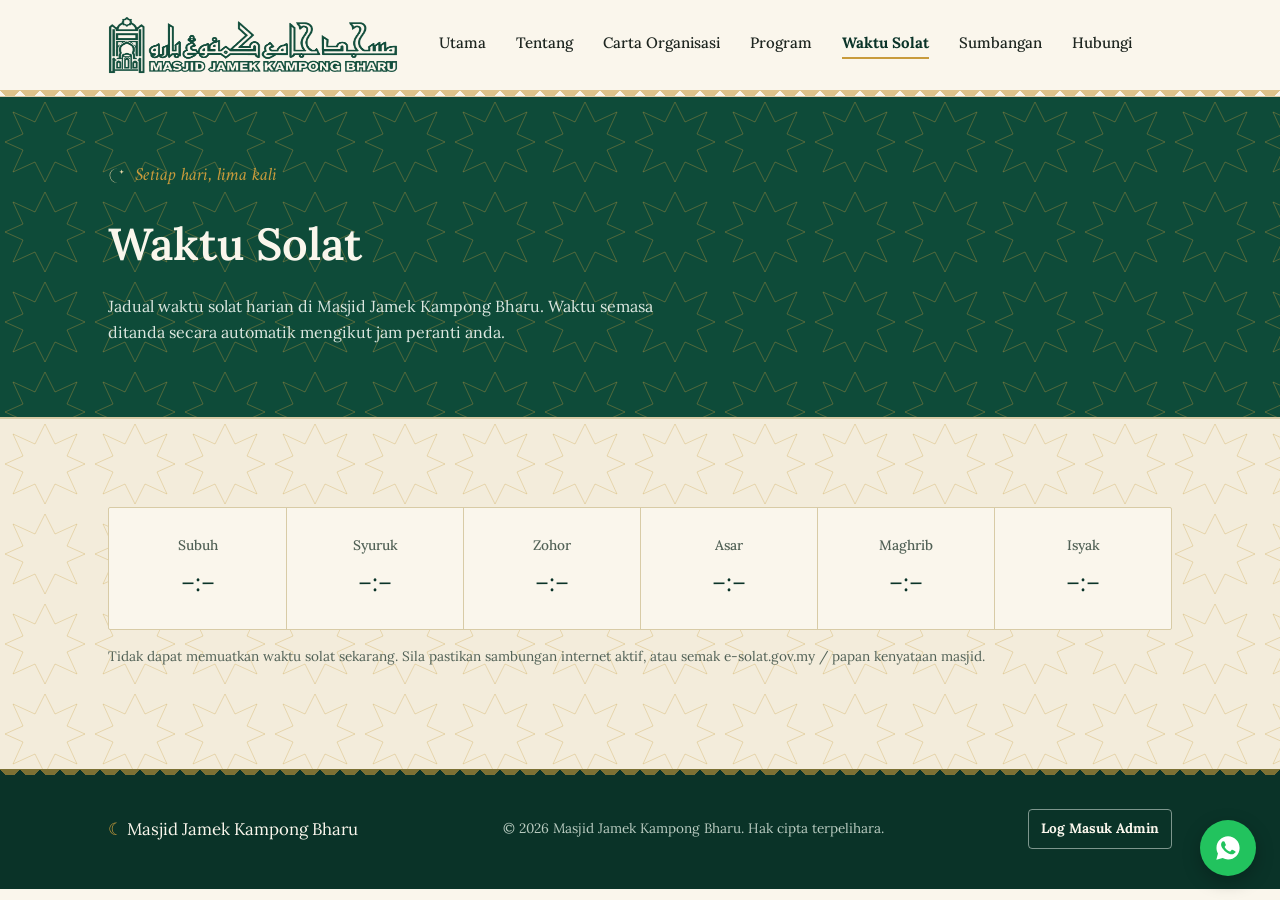
<file: solat.html>
<!DOCTYPE html>
<html lang="ms">
<head>
  <meta charset="UTF-8">
  <meta name="viewport" content="width=device-width, initial-scale=1.0">
  <title>Waktu Solat | Masjid Jamek Kampong Bharu</title>
  <link rel="preconnect" href="https://fonts.googleapis.com">
  <link href="https://fonts.googleapis.com/css2?family=Amiri:ital,wght@0,400;0,700;1,400;1,700&family=Lora:ital,wght@0,400;0,500;0,600;0,700;1,400;1,600&display=swap" rel="stylesheet">
  <link rel="stylesheet" href="styles.css">
  <link rel="icon" type="image/svg+xml" href="favicon.svg">
  <meta name="description" content="Jadual waktu solat harian Masjid Jamek Kampong Bharu mengikut kaedah JAKIM, dikemas kini automatik setiap hari.">
  <meta property="og:type" content="website">
  <meta property="og:title" content="Waktu Solat | Masjid Jamek Kampong Bharu">
  <meta property="og:description" content="Jadual waktu solat harian Masjid Jamek Kampong Bharu mengikut kaedah JAKIM, dikemas kini automatik setiap hari.">
  <meta property="og:image" content="https://nry.com.my/wp-content/uploads/2019/10/Kampung-Baru-Masjid-Jamek_02.jpg">
  <meta property="og:locale" content="ms_MY">
  <meta name="twitter:card" content="summary_large_image">
  <script type="application/ld+json">
  {
    "@context": "https://schema.org",
    "@type": "Mosque",
    "name": "Masjid Jamek Kampong Bharu",
    "image": "https://nry.com.my/wp-content/uploads/2019/10/Kampung-Baru-Masjid-Jamek_02.jpg",
    "address": {
      "@type": "PostalAddress",
      "streetAddress": "Jalan Raja Muda Musa, Kampong Bharu",
      "addressLocality": "Kuala Lumpur",
      "postalCode": "50300",
      "addressCountry": "MY"
    },
    "telephone": "+60326913954"
  }
  </script>
</head>
<body>
  <header class="site">
    <div class="nav">
      <a href="index.html" class="brand">
        <img class="logo-image" src="logo%20masjid/header-logo.png" alt="Masjid Jamek Kampong Bharu">
      </a>
      <nav class="links" id="navLinks">
        <a href="index.html">Utama</a>
        <a href="about.html">Tentang</a>
        <a href="carta-organisasi.html">Carta Organisasi</a>
        <a href="program.html">Program</a>
        <a href="solat.html" class="current">Waktu Solat</a>
        <a href="sumbangan.html">Sumbangan</a>
        <a href="contact.html">Hubungi</a>
      </nav>
      <div class="nav-cta">
        <button class="burger" id="burgerBtn" aria-label="Buka menu">
          <span></span><span></span><span></span>
        </button>
      </div>
    </div>
  </header>

  <main>
    <section class="inner-hero">
      <div class="wrap">
        <span class="hero-eyebrow" style="color:var(--gold);">Setiap hari, lima kali</span>
        <h1 style="color:var(--cream);font-size:clamp(2rem,4vw,2.8rem);">Waktu Solat</h1>
        <p class="lead" style="color:#DCE7E0;margin-top:14px;max-width:60ch;">Jadual waktu solat harian di Masjid Jamek Kampong Bharu. Waktu semasa ditanda secara automatik mengikut jam peranti anda.</p>
      </div>
    </section>

    <section class="section solat-section reveal" id="waktu-solat">
      <div class="wrap">
        <div class="solat-grid" id="solatGrid">
          <div class="solat-cell" data-name="Subuh"><div class="name">Subuh</div><div class="time">–:–</div></div>
          <div class="solat-cell" data-name="Syuruk"><div class="name">Syuruk</div><div class="time">–:–</div></div>
          <div class="solat-cell" data-name="Zohor"><div class="name">Zohor</div><div class="time">–:–</div></div>
          <div class="solat-cell" data-name="Asar"><div class="name">Asar</div><div class="time">–:–</div></div>
          <div class="solat-cell" data-name="Maghrib"><div class="name">Maghrib</div><div class="time">–:–</div></div>
          <div class="solat-cell" data-name="Isyak"><div class="name">Isyak</div><div class="time">–:–</div></div>
        </div>
        <p class="solat-note">Sedang memuatkan waktu solat terkini…</p>
        <p class="jumaat-info" data-kandungan="jumaat" hidden></p>
      </div>
    </section>
  </main>

  <footer>
    <div class="wrap footer-inner">
      <div class="brand-f">Masjid Jamek Kampong Bharu</div>
      <div>© <span id="year"></span> Masjid Jamek Kampong Bharu. Hak cipta terpelihara.</div>
      <a class="admin-login-link" href="admin/?login=1">Log Masuk Admin</a>
    </div>
  </footer>

  <a class="wa-float" href="#" data-wa-link="60132922612" target="_blank" rel="noopener" aria-label="WhatsApp Masjid">
    <svg viewBox="0 0 24 24"><path d="M12.04 2C6.58 2 2.13 6.45 2.13 11.91c0 1.75.46 3.39 1.26 4.81L2 22l5.42-1.35a9.83 9.83 0 0 0 4.62 1.15h.01c5.46 0 9.9-4.45 9.9-9.9C21.95 6.45 17.5 2 12.04 2Zm5.77 14.02c-.24.68-1.4 1.3-1.93 1.35-.5.06-1.06.28-3.55-.74-2.98-1.22-4.9-4.23-5.05-4.43-.15-.2-1.2-1.6-1.2-3.05 0-1.45.76-2.16 1.03-2.46.27-.3.6-.37.8-.37.2 0 .4 0 .58.01.19.01.44-.07.68.53.25.6.85 2.08.92 2.23.07.15.12.33.02.53-.1.2-.15.33-.3.5-.15.18-.32.4-.45.53-.15.15-.31.32-.13.62.18.3.8 1.32 1.72 2.14 1.18 1.06 2.18 1.39 2.48 1.54.3.15.48.13.65-.08.18-.2.76-.9.96-1.2.2-.3.4-.25.68-.15.28.1 1.75.83 2.05.98.3.15.5.22.57.35.08.13.08.75-.16 1.42Z"/></svg>
  </a>

  <script src="config.js"></script>
  <script src="script.js"></script>
  <script src="kandungan.js"></script>
</body>
</html>
</file>
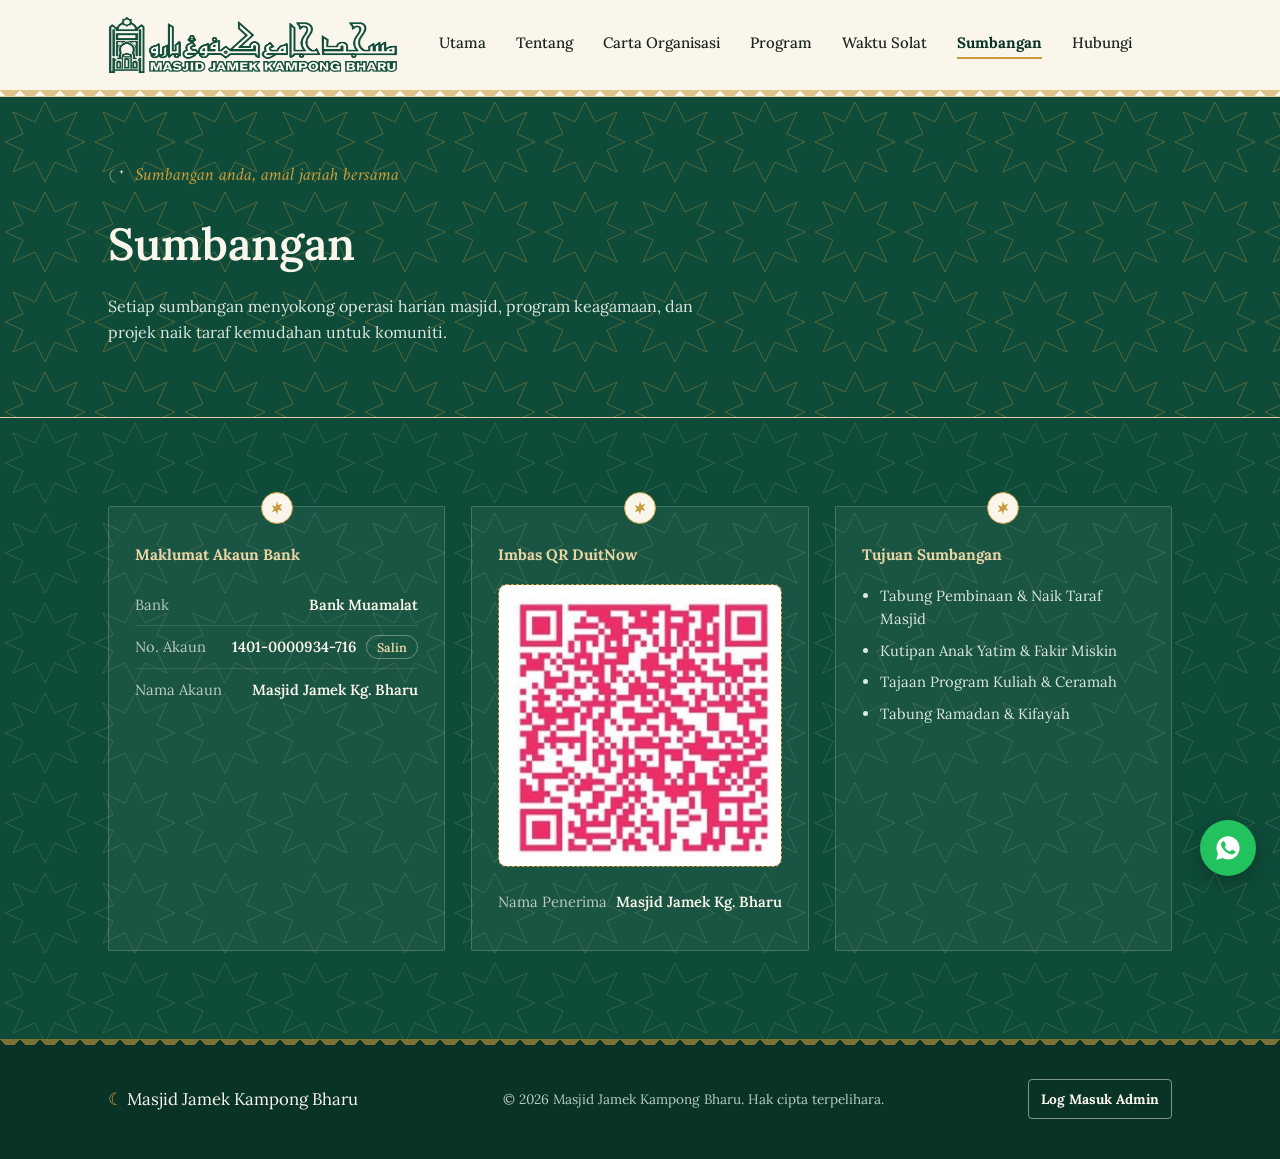
<file: sumbangan.html>
<!DOCTYPE html>
<html lang="ms">
<head>
  <meta charset="UTF-8">
  <meta name="viewport" content="width=device-width, initial-scale=1.0">
  <title>Sumbangan | Masjid Jamek Kampong Bharu</title>
  <link rel="preconnect" href="https://fonts.googleapis.com">
  <link href="https://fonts.googleapis.com/css2?family=Amiri:ital,wght@0,400;0,700;1,400;1,700&family=Lora:ital,wght@0,400;0,500;0,600;0,700;1,400;1,600&display=swap" rel="stylesheet">
  <link rel="stylesheet" href="styles.css">
  <link rel="icon" type="image/svg+xml" href="favicon.svg">
  <meta name="description" content="Sumbang kepada Masjid Jamek Kampong Bharu melalui akaun bank atau QR DuitNow untuk menyokong operasi masjid dan program komuniti.">
  <meta property="og:type" content="website">
  <meta property="og:title" content="Sumbangan | Masjid Jamek Kampong Bharu">
  <meta property="og:description" content="Sumbang kepada Masjid Jamek Kampong Bharu melalui akaun bank atau QR DuitNow untuk menyokong operasi masjid dan program komuniti.">
  <meta property="og:image" content="https://nry.com.my/wp-content/uploads/2019/10/Kampung-Baru-Masjid-Jamek_02.jpg">
  <meta property="og:locale" content="ms_MY">
  <meta name="twitter:card" content="summary_large_image">
  <script type="application/ld+json">
  {
    "@context": "https://schema.org",
    "@type": "Mosque",
    "name": "Masjid Jamek Kampong Bharu",
    "image": "https://nry.com.my/wp-content/uploads/2019/10/Kampung-Baru-Masjid-Jamek_02.jpg",
    "address": {
      "@type": "PostalAddress",
      "streetAddress": "Jalan Raja Muda Musa, Kampong Bharu",
      "addressLocality": "Kuala Lumpur",
      "postalCode": "50300",
      "addressCountry": "MY"
    },
    "telephone": "+60326913954"
  }
  </script>
</head>
<body>
  <header class="site">
    <div class="nav">
      <a href="index.html" class="brand">
        <img class="logo-image" src="logo%20masjid/header-logo.png" alt="Masjid Jamek Kampong Bharu">
      </a>
      <nav class="links" id="navLinks">
        <a href="index.html">Utama</a>
        <a href="about.html">Tentang</a>
        <a href="carta-organisasi.html">Carta Organisasi</a>
        <a href="program.html">Program</a>
        <a href="solat.html">Waktu Solat</a>
        <a href="sumbangan.html" class="current">Sumbangan</a>
        <a href="contact.html">Hubungi</a>
      </nav>
      <div class="nav-cta">
        <button class="burger" id="burgerBtn" aria-label="Buka menu">
          <span></span><span></span><span></span>
        </button>
      </div>
    </div>
  </header>

  <main>
    <section class="inner-hero">
      <div class="wrap">
        <span class="hero-eyebrow" style="color:var(--gold);">Sumbangan anda, amal jariah bersama</span>
        <h1 style="color:var(--cream);font-size:clamp(2rem,4vw,2.8rem);">Sumbangan</h1>
        <p class="lead" style="color:#DCE7E0;margin-top:14px;max-width:60ch;">Setiap sumbangan menyokong operasi harian masjid, program keagamaan, dan projek naik taraf kemudahan untuk komuniti.</p>
      </div>
    </section>

    <section class="section donate-section reveal" id="sumbangan" style="border-top:none;">
      <div class="wrap">
        <div class="donate-grid">
          <div class="donate-card">
            <h3>Maklumat Akaun Bank</h3>
            <div class="donate-row"><span>Bank</span><span>Bank Muamalat</span></div>
            <div class="donate-row"><span>No. Akaun</span><span class="acc-wrap">1401-0000934-716<button type="button" class="copy-btn" data-copy="1401-0000934-716">Salin</button></span></div>
            <div class="donate-row"><span>Nama Akaun</span><span>Masjid Jamek Kg. Bharu</span></div>
          </div>
          <div class="donate-card">
            <h3>Imbas QR DuitNow</h3>
            <div class="qr-box">
              <button type="button" class="qr-image-trigger" aria-label="Besarkan QR DuitNow">
                <img class="qr-image" src="Qr%20Bank/qr-sumbangan-bharu.png" alt="QR DuitNow Masjid Jamek Kampong Bharu">
              </button>
            </div>
            <div class="donate-row" style="border-top:none;"><span>Nama Penerima</span><span>Masjid Jamek Kg. Bharu</span></div>
          </div>
          <div class="donate-card">
            <h3>Tujuan Sumbangan</h3>
            <ul>
              <li>Tabung Pembinaan &amp; Naik Taraf Masjid</li>
              <li>Kutipan Anak Yatim &amp; Fakir Miskin</li>
              <li>Tajaan Program Kuliah &amp; Ceramah</li>
              <li>Tabung Ramadan &amp; Kifayah</li>
            </ul>
          </div>
        </div>
      </div>
    </section>
  </main>

  <footer>
    <div class="wrap footer-inner">
      <div class="brand-f">Masjid Jamek Kampong Bharu</div>
      <div>© <span id="year"></span> Masjid Jamek Kampong Bharu. Hak cipta terpelihara.</div>
      <a class="admin-login-link" href="admin/?login=1">Log Masuk Admin</a>
    </div>
  </footer>

  <a class="wa-float" href="#" data-wa-link="60132922612" target="_blank" rel="noopener" aria-label="WhatsApp Masjid">
    <svg viewBox="0 0 24 24"><path d="M12.04 2C6.58 2 2.13 6.45 2.13 11.91c0 1.75.46 3.39 1.26 4.81L2 22l5.42-1.35a9.83 9.83 0 0 0 4.62 1.15h.01c5.46 0 9.9-4.45 9.9-9.9C21.95 6.45 17.5 2 12.04 2Zm5.77 14.02c-.24.68-1.4 1.3-1.93 1.35-.5.06-1.06.28-3.55-.74-2.98-1.22-4.9-4.23-5.05-4.43-.15-.2-1.2-1.6-1.2-3.05 0-1.45.76-2.16 1.03-2.46.27-.3.6-.37.8-.37.2 0 .4 0 .58.01.19.01.44-.07.68.53.25.6.85 2.08.92 2.23.07.15.12.33.02.53-.1.2-.15.33-.3.5-.15.18-.32.4-.45.53-.15.15-.31.32-.13.62.18.3.8 1.32 1.72 2.14 1.18 1.06 2.18 1.39 2.48 1.54.3.15.48.13.65-.08.18-.2.76-.9.96-1.2.2-.3.4-.25.68-.15.28.1 1.75.83 2.05.98.3.15.5.22.57.35.08.13.08.75-.16 1.42Z"/></svg>
  </a>

  <script src="script.js"></script>
</body>
</html>
</file>
<file: admin/admin.css>
/* Panel admin — direka untuk telefon dahulu: butang besar, teks jelas. */
:root{
  --green-deep:#0e4b39;
  --green-ink:#0A3328;
  --gold:#C89B3C;
  --gold-deep:#8A6A2E;
  --gold-soft:#E7D5A6;
  --cream:#FAF6EC;
  --paper:#F3ECDB;
  --ink:#1E2620;
  --ink-soft:#516156;
  --line:#D8CBA6;
  --bahaya:#A3261B;
  --bahaya-lembut:#FBE9E6;
  --jaya:#1F6B45;
  --radius:10px;
}
*{box-sizing:border-box;}
html{-webkit-text-size-adjust:100%;}
body{
  margin:0;
  background:var(--cream);
  color:var(--ink);
  font-family:system-ui,-apple-system,"Segoe UI",Roboto,sans-serif;
  font-size:17px;
  line-height:1.5;
}
[hidden]{display:none !important;}
h1,h2,h3{font-family:'Lora',Georgia,serif;color:var(--green-ink);margin:0;line-height:1.25;}
h1{font-size:1.5rem;}
h2{font-size:1.2rem;}
a{color:var(--green-ink);}

.atas{position:sticky;top:0;z-index:10;background:var(--green-deep);color:var(--cream);border-bottom:3px solid var(--gold);}
.atas-dalam{max-width:680px;margin:0 auto;padding:12px 16px;display:flex;align-items:center;justify-content:space-between;gap:12px;}
.jenama{display:flex;flex-direction:column;text-decoration:none;color:var(--cream);min-width:0;}
.jenama-nama{font-family:'Lora',Georgia,serif;font-weight:600;font-size:1rem;white-space:nowrap;overflow:hidden;text-overflow:ellipsis;}
.jenama-kecil{font-size:.8rem;color:var(--gold-soft);}

.bekas{max-width:680px;margin:0 auto;padding:20px 16px 96px;}
.memuat{color:var(--ink-soft);text-align:center;padding:40px 0;}
.pengenalan{color:var(--ink-soft);margin:6px 0 20px;}
.amaran{background:var(--bahaya-lembut);border:1px solid var(--bahaya);color:var(--bahaya);border-radius:var(--radius);padding:14px 16px;margin:16px 0;}
.nota{background:var(--paper);border:1px dashed var(--gold);border-radius:var(--radius);padding:14px 16px;margin:16px 0;color:var(--ink-soft);font-size:.95rem;}

/* Butang */
.butang{
  display:inline-flex;align-items:center;justify-content:center;gap:8px;
  min-height:52px;padding:12px 20px;
  border:2px solid transparent;border-radius:var(--radius);
  font:inherit;font-weight:700;text-decoration:none;text-align:center;cursor:pointer;
  -webkit-tap-highlight-color:transparent;
}
.butang:focus-visible,.jubin:focus-visible,input:focus-visible,textarea:focus-visible,select:focus-visible{outline:3px solid var(--gold);outline-offset:2px;}
.butang[disabled]{opacity:.6;cursor:wait;}
.butang-utama{background:var(--green-deep);color:var(--cream);}
.butang-utama:hover{background:var(--green-ink);}
.butang-biasa{background:var(--cream);color:var(--green-ink);border-color:var(--green-deep);}
.butang-biasa:hover{background:var(--paper);}
.butang-bahaya{background:var(--bahaya);color:#fff;}
.butang-bahaya-lembut{background:var(--cream);color:var(--bahaya);border-color:var(--bahaya);}
.butang-kecil{min-height:40px;padding:6px 14px;font-size:.9rem;background:transparent;color:var(--cream);border-color:var(--gold-soft);}
.butang-penuh{display:flex;width:100%;}
.kembali{display:inline-flex;align-items:center;min-height:44px;margin-bottom:8px;font-weight:600;text-decoration:none;}

/* Laman utama panel: jubin besar */
.jubin-grid{display:grid;grid-template-columns:1fr;gap:12px;margin-top:20px;}
.jubin{
  display:flex;align-items:center;gap:16px;
  padding:18px;min-height:84px;
  background:#fff;border:1px solid var(--line);border-left:5px solid var(--gold);border-radius:var(--radius);
  text-decoration:none;color:var(--ink);
}
.jubin:hover{background:var(--paper);}
.jubin-ikon{flex:none;font-size:2rem;line-height:1;width:44px;text-align:center;}
.jubin-tajuk{display:block;font-family:'Lora',Georgia,serif;font-weight:600;font-size:1.15rem;color:var(--green-ink);}
.jubin-kecil{display:block;color:var(--ink-soft);font-size:.92rem;}
@media (min-width:560px){.jubin-grid{grid-template-columns:1fr 1fr;}}

/* Senarai */
.senarai{display:flex;flex-direction:column;gap:12px;margin-top:20px;}
.kad{background:#fff;border:1px solid var(--line);border-radius:var(--radius);padding:16px;}
.kad-atas{display:flex;gap:12px;align-items:flex-start;}
.kad-gambar{flex:none;width:64px;height:64px;object-fit:cover;border-radius:8px;background:var(--paper);}
.kad-teks{min-width:0;flex:1;}
.kad-tajuk{font-weight:700;color:var(--green-ink);overflow-wrap:anywhere;}
.kad-kecil{color:var(--ink-soft);font-size:.93rem;overflow-wrap:anywhere;}
.kad-butang{display:grid;grid-template-columns:1fr 1fr;gap:10px;margin-top:14px;}
.lencana{display:inline-block;margin:6px 6px 0 0;padding:2px 10px;border-radius:99px;font-size:.8rem;font-weight:700;background:var(--paper);color:var(--gold-deep);border:1px solid var(--line);}
.lencana-kelabu{background:#eee;color:#555;border-color:#ddd;}
.kosong{text-align:center;color:var(--ink-soft);padding:32px 16px;border:1px dashed var(--line);border-radius:var(--radius);margin-top:20px;}

/* Borang */
.borang{display:flex;flex-direction:column;gap:20px;margin-top:20px;}
.medan label,.medan .label{display:block;font-weight:700;color:var(--green-ink);margin-bottom:6px;}
.medan .bantuan{display:block;color:var(--ink-soft);font-size:.9rem;margin-top:6px;}
.bahagian-carta{display:flex;flex-direction:column;gap:14px;}
.bahagian-carta h2{margin:0;color:var(--green-ink);font-size:1.2rem;}
.carta-editor-kumpulan{display:flex;flex-direction:column;gap:14px;padding:16px;background:#fff;border:1px solid var(--line);border-radius:var(--radius);}
.carta-editor-atas{display:grid;grid-template-columns:minmax(0,1fr) auto;gap:12px;align-items:end;}
.carta-editor-ahli{display:grid;grid-template-columns:minmax(0,1fr) minmax(0,1.4fr) auto;gap:10px;align-items:end;padding:12px 0;border-top:1px solid var(--line);}
.wajib{color:var(--bahaya);}
input[type="text"],input[type="email"],input[type="password"],input[type="date"],textarea,select{
  display:block;width:100%;min-height:52px;padding:12px 14px;
  border:2px solid var(--line);border-radius:var(--radius);background:#fff;color:var(--ink);
  font:inherit;font-size:17px; /* 16px+ supaya iPhone tidak zum */
}
textarea{min-height:130px;resize:vertical;}
input:focus,textarea:focus,select:focus{border-color:var(--green-deep);}
.baris-kata-laluan{display:grid;grid-template-columns:minmax(0,1fr) auto;gap:8px;align-items:center;}
.butang-tunjuk-kata{min-height:52px;padding:10px 14px;}
.semak{display:flex;align-items:flex-start;gap:12px;padding:14px;background:#fff;border:2px solid var(--line);border-radius:var(--radius);cursor:pointer;}
.semak input{flex:none;width:26px;height:26px;margin:0;accent-color:var(--green-deep);}
.semak span{font-weight:600;}
.borang-butang{display:flex;flex-direction:column;gap:10px;margin-top:8px;}
@media (max-width:560px){.carta-editor-atas,.carta-editor-ahli{grid-template-columns:1fr;}.carta-editor-atas .butang,.carta-editor-ahli .butang{justify-self:start;}}

/* Gambar */
.gambar-grid{display:grid;grid-template-columns:repeat(auto-fill,minmax(110px,1fr));gap:10px;margin-bottom:10px;}
.gambar-item{position:relative;border:1px solid var(--line);border-radius:8px;overflow:hidden;background:var(--paper);}
.gambar-item img{display:block;width:100%;aspect-ratio:1;object-fit:cover;}
.gambar-item button{display:block;width:100%;min-height:40px;border:0;border-top:1px solid var(--line);background:#fff;color:var(--bahaya);font:inherit;font-weight:700;font-size:.9rem;cursor:pointer;}
.pilih-gambar{position:relative;overflow:hidden;}
.pilih-gambar input{position:absolute;inset:0;width:100%;height:100%;opacity:0;cursor:pointer;font-size:0;}

/* Makluman & pengesahan */
.makluman{
  position:fixed;left:16px;right:16px;bottom:20px;z-index:30;max-width:648px;margin:0 auto;
  padding:14px 18px;border-radius:var(--radius);
  background:var(--jaya);color:#fff;font-weight:700;text-align:center;box-shadow:0 8px 24px rgba(0,0,0,.25);
}
.makluman.ralat{background:var(--bahaya);}
.sahkan{width:min(92vw,420px);padding:22px;border:0;border-radius:14px;box-shadow:0 20px 60px rgba(0,0,0,.35);color:var(--ink);}
.sahkan::backdrop{background:rgba(8,25,19,.7);}
.sahkan p{margin:10px 0 20px;color:var(--ink-soft);overflow-wrap:anywhere;}
.sahkan-butang{display:flex;flex-direction:column;gap:10px;}
</file>
<file: styles.css>
:root{
    --green-deep:#0e4b39;
    --green-ink:#0A3328;
    --gold:#C89B3C;
    --gold-deep:#8A6A2E;
    --gold-soft:#E7D5A6;
    --cream:#FAF6EC;
    --paper:#F3ECDB;
    --ink:#1E2620;
    --ink-soft:#516156;
    --line:#D8CBA6;
    --radius:2px;
  }
  *{box-sizing:border-box;}
  html{scroll-behavior:smooth;}
  body{
    margin:0;
    background:var(--cream);
    color:var(--ink);
    font-family:'Lora',serif;
    font-size:16px;
    line-height:1.6;
  }
  h1,h2,h3,.display{
    font-family:'Lora',serif;
    font-weight:600;
    color:var(--green-ink);
    margin:0;
  }
  a{color:inherit;}
  img{max-width:100%;display:block;}
  .wrap{max-width:1120px;margin:0 auto;padding:0 28px;}
  .section{padding:88px 0;border-top:1px solid var(--line);}
  .section-head{max-width:640px;margin-bottom:48px;}
  .section-head .kicker{
    display:flex;
    align-items:center;
    gap:9px;
    color:var(--gold-deep);
    font-family:'Amiri',serif;
    font-style:italic;
    font-size:1.15rem;
    margin-bottom:6px;
  }
  .section-head .kicker::before{
    content:"";
    flex:none;
    width:13px;height:13px;
    background:url("data:image/svg+xml,%3Csvg xmlns='http://www.w3.org/2000/svg' viewBox='0 0 24 24'%3E%3Cpath fill='%23C89B3C' d='M12 0l2.4 7.2L22 6l-5.2 6L22 18l-7.6-1.2L12 24l-2.4-7.2L2 18l5.2-6L2 6l7.6 1.2z'/%3E%3C/svg%3E") no-repeat center/contain;
  }
  .section-head h2{font-size:2.1rem;line-height:1.2;}
  .section-head p{color:var(--ink-soft);margin-top:14px;font-size:1.02rem;}
  .btn{
    display:inline-flex;align-items:center;gap:9px;
    padding:13px 26px;
    border-radius:var(--radius);
    font-weight:600;
    font-size:0.96rem;
    text-decoration:none;
    border:1px solid transparent;
    cursor:pointer;
    transition:transform .15s ease, background .15s ease;
  }
  .btn:hover{transform:translateY(-1px);}
  .btn-gold{background:var(--gold);color:var(--green-ink);}
  .btn-gold:hover{background:#d6ab49;}
  .btn-outline{border-color:rgba(250,246,236,.55);color:var(--cream);}
  .btn-outline:hover{background:rgba(250,246,236,.1);}
  .btn-outline-dark{border-color:var(--green-deep);color:var(--green-deep);}
  .btn-outline-dark:hover{background:var(--green-deep);color:var(--cream);}

  header.site{
    position:sticky;top:0;z-index:50;
    background:rgba(250,246,236,.92);
    backdrop-filter:blur(6px);
    border-bottom:1px solid var(--line);
    transition:box-shadow .25s ease;
  }
  header.site.is-scrolled{box-shadow:0 8px 24px -12px rgba(10,51,40,.28);}
  header.site::after{
    content:"";
    display:block;
    height:6px;
    background-image:
      linear-gradient(135deg, var(--gold) 25%, transparent 25.5%),
      linear-gradient(225deg, var(--gold) 25%, transparent 25.5%),
      linear-gradient(45deg, var(--gold) 25%, transparent 25.5%),
      linear-gradient(315deg, var(--gold) 25%, transparent 25.5%);
    background-position: 10px 0, 10px 0, 0 0, 0 0;
    background-size: 20px 20px;
    background-repeat: repeat-x;
    opacity:.55;
  }
  .nav{
    display:flex;align-items:center;justify-content:space-between;
    padding:16px 28px;max-width:1120px;margin:0 auto;
  }
  .brand{display:flex;align-items:center;gap:12px;text-decoration:none;}
  .brand .logo-image{width:290px;height:58px;max-width:min(290px,calc(100vw - 92px));object-fit:fill;flex:none;}
  .brand .name{font-family:'Lora',serif;font-weight:600;font-size:1.08rem;color:var(--green-ink);line-height:1.15;}
  .brand .name small{display:block;font-family:'Amiri',serif;font-style:italic;font-weight:400;font-size:.78rem;color:var(--ink-soft);letter-spacing:.02em;}
  nav.links{display:flex;gap:30px;list-style:none;margin:0;padding:0;}
  nav.links a{text-decoration:none;font-size:.94rem;font-weight:500;color:var(--ink);position:relative;padding-bottom:3px;}
  nav.links a:after{content:"";position:absolute;left:0;bottom:0;width:0;height:1.5px;background:var(--gold);transition:width .2s ease;}
  nav.links a:hover:after{width:100%;}
  nav.links a.current{color:var(--green-ink);font-weight:700;}
  nav.links a.current:after{width:100%;}
  .nav-cta{display:flex;align-items:center;gap:14px;}
  .burger{display:none;background:none;border:none;cursor:pointer;padding:6px;}
  .burger span{display:block;width:24px;height:2px;background:var(--green-ink);margin:5px 0;}

  .hero{
    position:relative;overflow:hidden;
    background:var(--green-deep);
    color:var(--cream);
  }
  .hero-pattern{position:absolute;inset:0;opacity:.14;pointer-events:none;}
  .hero-inner{
    position:relative;z-index:1;
    max-width:1120px;margin:0 auto;padding:96px 28px 80px;
    display:grid;grid-template-columns:1.25fr .85fr;gap:52px;align-items:end;
  }
  .hero-eyebrow{font-family:'Amiri',serif;font-style:italic;color:var(--gold-soft);font-size:1.15rem;margin-bottom:18px;display:flex;align-items:center;gap:10px;}
  .hero-eyebrow::before{
    content:"";
    flex:none;
    width:17px;height:17px;
    background:url("data:image/svg+xml,%3Csvg xmlns='http://www.w3.org/2000/svg' viewBox='0 0 24 24'%3E%3Cpath fill='%23E7D5A6' d='M13 2.05A10 10 0 1 0 13 22a8.5 8.5 0 0 1 0-19.95z'/%3E%3Cpath fill='%23E7D5A6' d='M19.2 3.6l.85 2.35 2.35.85-2.35.85-.85 2.35-.85-2.35L16 6.8l2.35-.85z'/%3E%3C/svg%3E") no-repeat center/contain;
  }
  .hero h1{font-size:clamp(2.4rem,4.6vw,3.6rem);line-height:1.08;color:var(--cream);}
  .hero p.lead{margin-top:20px;max-width:46ch;color:#DCE7E0;font-size:1.08rem;}
  .hero-actions{margin-top:34px;display:flex;flex-wrap:wrap;gap:14px;}

  .prayer-card{
    position:relative;
    background:var(--cream);color:var(--ink);
    border-radius:var(--radius);
    padding:36px 26px 22px;
    border:1px solid var(--gold);
  }
  .prayer-card::before,
  .vm-box::before,
  .donate-card::before{
    content:"";
    position:absolute;
    top:-15px;left:50%;
    transform:translateX(-50%);
    width:30px;height:30px;
    background-color:var(--cream);
    border:1.5px solid var(--gold);
    border-radius:50%;
    background-image:url("data:image/svg+xml,%3Csvg xmlns='http://www.w3.org/2000/svg' viewBox='0 0 24 24'%3E%3Cpath fill='%23C89B3C' d='M12 2l1.8 5.6L20 6l-3.6 4.8L20 16l-6.2-1.2L12 22l-1.8-5.6L4 18l3.6-4.8L4 8l6.2 1.6z'/%3E%3C/svg%3E");
    background-repeat:no-repeat;
    background-position:center;
    background-size:16px 16px;
    z-index:2;
  }
  .prayer-card .label{font-family:'Amiri',serif;font-style:italic;font-size:.92rem;color:var(--ink-soft);text-transform:none;letter-spacing:.01em;}
  .prayer-card .next-name{font-family:'Lora',serif;font-size:1.9rem;color:var(--green-ink);margin:4px 0 2px;}
  .prayer-card .next-time{font-size:1.05rem;color:var(--gold-deep);font-weight:600;}
  .prayer-card .countdown{margin-top:14px;padding-top:14px;border-top:1px solid var(--line);font-size:.92rem;color:var(--ink-soft);}
  .prayer-card .countdown b{color:var(--ink);font-weight:600;}

  .inner-hero{
    position:relative;color:var(--cream);
    background-color:var(--green-deep);
    background-image:url("data:image/svg+xml,%3Csvg xmlns='http://www.w3.org/2000/svg' width='90' height='90'%3E%3Cg fill='none' stroke='%23C89B3C' stroke-width='1' opacity='0.35'%3E%3Cpath d='M45 5 L55 25 L77 15 L67 37 L85 45 L67 53 L77 75 L55 65 L45 85 L35 65 L13 75 L23 53 L5 45 L23 37 L13 15 L35 25 Z'/%3E%3C/g%3E%3C/svg%3E");
    background-repeat:repeat;
    padding:64px 0 56px;border-bottom:1px solid var(--line);
    overflow:hidden;
  }
  .inner-hero .wrap{position:relative;z-index:1;}

  .photo-banner{width:100%;line-height:0;border-bottom:1px solid var(--line);}
  .photo-banner img{width:100%;height:clamp(220px,38vw,460px);object-fit:cover;object-position:center 65%;}

  .ticker-bar{background:var(--gold);color:var(--green-ink);overflow:hidden;white-space:nowrap;position:relative;}
  .ticker-tag{position:absolute;left:0;top:0;bottom:0;display:flex;align-items:center;padding:0 18px;background:var(--green-ink);color:var(--gold-soft);font-weight:600;font-size:.85rem;z-index:2;}
  .ticker-track{display:inline-flex;padding-left:170px;animation:scroll-left 34s linear infinite;font-weight:600;font-size:.95rem;padding-top:11px;padding-bottom:11px;}
  .ticker-track span{padding-right:70px;position:relative;}
  .ticker-track span::after{content:"✦";position:absolute;right:28px;color:var(--green-ink);opacity:.55;}
  @keyframes scroll-left{from{transform:translateX(0);}to{transform:translateX(-50%);}}

  .solat-section{
    background-color:var(--paper);
    background-image:url("data:image/svg+xml,%3Csvg xmlns='http://www.w3.org/2000/svg' width='90' height='90'%3E%3Cg fill='none' stroke='%23C89B3C' stroke-width='1' opacity='0.3'%3E%3Cpath d='M45 5 L55 25 L77 15 L67 37 L85 45 L67 53 L77 75 L55 65 L45 85 L35 65 L13 75 L23 53 L5 45 L23 37 L13 15 L35 25 Z'/%3E%3C/g%3E%3C/svg%3E");
    background-repeat:repeat;
  }
  .solat-grid{
    display:grid;grid-template-columns:repeat(6,1fr);
    border:1px solid var(--line);border-radius:var(--radius);overflow:hidden;
    background:var(--cream);
  }
  .solat-cell{
    padding:26px 12px;text-align:center;
    border-left:1px solid var(--line);
  }
  .solat-cell:first-child{border-left:none;}
  .solat-cell .name{font-size:.86rem;color:var(--ink-soft);font-weight:500;}
  .solat-cell .time{font-family:'Lora',serif;font-size:1.5rem;margin-top:8px;color:var(--green-ink);}
  .solat-cell.active{background:var(--green-deep);}
  .solat-cell.active .name{color:var(--gold-soft);}
  .solat-cell.active .name::before{content:"☾ ";}
  .solat-cell.active .time{color:var(--cream);}
  .solat-note{margin-top:16px;font-size:.85rem;color:var(--ink-soft);}
  @media (max-width:760px){
    .solat-grid{grid-template-columns:repeat(3,1fr);}
    .solat-cell:nth-child(4){border-left:none;}
  }

  .two-col{display:grid;grid-template-columns:1.1fr .9fr;gap:64px;}
  .list-item{padding:22px 18px;margin:0 -18px;border-top:1px solid var(--line);border-radius:var(--radius);transition:background .2s ease;}
  .list-item:first-child{border-top:none;}
  .list-item:hover{background:rgba(200,155,60,.08);}
  .list-item .tag{font-family:'Amiri',serif;font-style:italic;font-size:.9rem;font-weight:700;color:var(--gold-deep);}
  .list-item h3{font-size:1.12rem;margin-top:6px;font-weight:600;font-family:'Lora',serif;color:var(--ink);}
  .list-item p{margin:8px 0 0;color:var(--ink-soft);font-size:.95rem;}

  .program-item{display:flex;gap:18px;padding:20px 18px;margin:0 -18px;border-top:1px solid var(--line);border-radius:var(--radius);transition:background .2s ease;}
  .program-item:first-child{border-top:none;}
  .program-item:hover{background:rgba(200,155,60,.08);}
  .program-photo{flex:none;width:64px;height:64px;border-radius:10px;object-fit:cover;background:var(--paper);}
  .program-date{flex:none;width:64px;text-align:center;}
  .program-date .d{font-family:'Lora',serif;font-size:1.5rem;color:var(--green-ink);line-height:1;}
  .program-date .m{font-size:.75rem;color:var(--ink-soft);text-transform:uppercase;letter-spacing:.04em;}
  .program-item h3{font-size:1.02rem;font-weight:600;font-family:'Lora',serif;}
  .program-item p{margin:5px 0 0;color:var(--ink-soft);font-size:.92rem;}

  .about-grid{display:grid;grid-template-columns:1.3fr .95fr;gap:64px;}
  .about-grid .story p{color:var(--ink-soft);margin-top:16px;font-size:1rem;}
  .about-grid .story p:first-child{margin-top:0;}
  .charter-block{margin-top:32px;padding-top:26px;border-top:1px solid var(--line);}
  .charter-block h3{font-size:1.3rem;margin-bottom:14px;}
  .charter-block ol{margin:0;padding-left:24px;color:var(--ink-soft);font-size:.96rem;}
  .charter-block li + li{margin-top:10px;}
  .vm-box{position:relative;background:var(--green-deep);color:var(--cream);padding:42px 30px 34px;border-radius:var(--radius);}
  .vm-box h3{color:var(--gold-soft);font-size:1.05rem;font-family:'Lora',serif;font-weight:700;margin-bottom:8px;}
  .vm-box .vm-block + .vm-block{margin-top:24px;padding-top:24px;border-top:1px solid rgba(250,246,236,.18);}
  .vm-box p{color:#DCE7E0;font-size:.95rem;margin:0;}
  .vm-box ol{margin:0;padding-left:20px;color:#DCE7E0;font-size:.95rem;}
  .vm-box li + li{margin-top:8px;}

  .ajk-grid{margin-top:56px;display:grid;grid-template-columns:repeat(4,1fr);gap:1px;background:var(--line);border:1px solid var(--line);}
  .ajk-cell{background:var(--cream);padding:26px 20px;border-top:3px solid var(--gold);transition:transform .2s ease, box-shadow .2s ease;}
  .ajk-cell:hover{transform:translateY(-4px);box-shadow:0 12px 24px -12px rgba(10,51,40,.25);position:relative;z-index:1;}
  .ajk-cell .role{font-family:'Amiri',serif;font-style:italic;font-size:.9rem;color:var(--gold-deep);font-weight:700;}
  .ajk-cell .person{font-family:'Lora',serif;font-size:1.15rem;margin-top:6px;color:var(--green-ink);}
  @media (max-width:760px){.ajk-grid{grid-template-columns:repeat(2,1fr);}}

  .imam-strip{margin-top:56px;display:grid;grid-template-columns:repeat(2,1fr);gap:1px;background:var(--line);border:1px solid var(--line);}
  .imam-cell{background:var(--paper);padding:28px 26px;border-top:3px solid var(--gold);transition:transform .2s ease, box-shadow .2s ease;}
  .imam-cell:hover{transform:translateY(-4px);box-shadow:0 12px 24px -12px rgba(10,51,40,.25);position:relative;z-index:1;}
  .imam-cell .role{font-family:'Amiri',serif;font-style:italic;font-size:.9rem;color:var(--gold-deep);font-weight:700;}
  .imam-cell .person{font-family:'Lora',serif;font-size:1.3rem;margin-top:6px;color:var(--green-ink);}
  .imam-cell p{margin:8px 0 0;color:var(--ink-soft);font-size:.9rem;}
  @media (max-width:760px){.imam-strip{grid-template-columns:1fr;}}

  .flow-chart{display:flex;flex-direction:column;align-items:center;width:100%;}
  .flow-card{min-width:0;padding:14px 16px;background:var(--cream);border:1px solid var(--line);border-top:3px solid var(--gold);border-radius:var(--radius);text-align:center;}
  .flow-card-top{width:min(100%,620px);background:var(--green-deep);border-color:var(--green-deep);border-top-color:var(--gold);}
  .flow-card-authority{width:min(100%,620px);background:var(--green-deep);border-color:var(--green-deep);border-top-color:var(--gold);}
  .flow-role{font-family:'Amiri',serif;font-size:.88rem;color:var(--gold-deep);font-weight:700;line-height:1.35;}
  .flow-name{margin-top:5px;color:var(--green-ink);font-family:'Lora',serif;font-size:.96rem;font-weight:600;line-height:1.4;overflow-wrap:anywhere;}
  .flow-card-top .flow-role,.flow-card-top .flow-name{color:var(--cream);}
  .flow-card-top .flow-role{color:var(--gold-soft);}
  .flow-card-authority .flow-role,.flow-card-authority .flow-name{color:var(--cream);}
  .flow-card-authority .flow-role{color:var(--gold-soft);}
  .flow-connector{width:2px;height:28px;flex:none;background:var(--gold);}
  .flow-structure{display:flex;flex-direction:column;align-items:center;width:100%;}
  .flow-data-group{position:relative;min-width:0;width:100%;}
  .flow-data-root{max-width:880px;}
  .flow-data-title{margin:0 0 12px;color:var(--green-ink);font-family:'Lora',serif;font-size:1.05rem;text-align:center;}
  .flow-data-list{display:flex;flex-direction:column;align-items:center;width:100%;}
  .flow-data-list .flow-card{width:min(100%,620px);}
  .committee-bureaus{position:relative;display:grid;grid-template-columns:repeat(3,minmax(0,1fr));gap:16px;width:100%;padding-top:22px;}
  .committee-bureaus::before{position:absolute;top:0;left:16.66%;right:16.66%;height:2px;background:var(--gold);content:"";}
  .flow-data-column{position:relative;display:flex;flex-direction:column;min-width:0;}
  .flow-data-column::before{position:absolute;top:-22px;left:50%;height:22px;border-left:2px solid var(--gold);content:"";}
  .committee-officers{position:relative;display:grid;grid-template-columns:repeat(2,minmax(0,1fr));gap:16px;width:100%;max-width:880px;padding-top:18px;}
  .committee-officers::before{position:absolute;top:0;left:25%;right:25%;height:2px;background:var(--gold);content:"";}
  .committee-officers::after{position:absolute;top:-28px;left:50%;height:28px;border-left:2px solid var(--gold);content:"";}
  .committee-officers .flow-card{position:relative;}
  .committee-officers .flow-card::before{position:absolute;top:-18px;left:50%;height:18px;border-left:2px solid var(--gold);content:"";}
  .flow-section-title{align-self:flex-start;margin:8px 0 14px;color:var(--green-ink);font-family:'Lora',serif;font-size:1.2rem;}
  .bureau-grid{display:grid;grid-template-columns:repeat(3,minmax(0,1fr));gap:12px;width:100%;}
  .bureau-group{min-width:0;overflow:hidden;background:var(--cream);border:1px solid var(--green-deep);border-radius:var(--radius);}
  .bureau-group h4{min-height:0;display:flex;align-items:center;justify-content:center;margin:0;padding:10px 12px;background:var(--green-deep);color:var(--cream);font-family:'Lora',serif;font-size:.83rem;line-height:1.35;text-align:center;overflow-wrap:anywhere;}
  .bureau-group ul,.flow-card ul{margin:0;padding:0;list-style:none;text-align:left;}
  .bureau-group li,.flow-card li{padding:8px 10px;border-top:1px solid var(--line);color:var(--ink-soft);font-size:.86rem;line-height:1.4;overflow-wrap:anywhere;}
  .flow-heading{margin-top:72px;margin-bottom:32px;}
  .staff-chart{align-items:stretch;}
  .staff-chart>.flow-card,.staff-chart>.flow-connector{align-self:center;}
  .staff-entry-connector{display:none;}
  .staff-branches{position:relative;display:grid;grid-template-columns:repeat(3,minmax(0,1fr));gap:16px;width:100%;margin-top:28px;padding-top:22px;}
  .staff-branches::before{content:"";position:absolute;top:0;left:16.66%;right:16.66%;height:2px;background:var(--gold);}
  .staff-branches::after{content:"";position:absolute;top:-28px;left:calc(50% - 1px);width:2px;height:28px;background:var(--gold);}
  .staff-group,.staff-center{position:relative;min-width:0;}
  .staff-group::before,.staff-center::before{content:"";position:absolute;top:-22px;left:calc(50% - 1px);width:2px;height:22px;background:var(--gold);}
  .staff-group h3{margin:0 0 12px;color:var(--green-ink);font-family:'Lora',serif;font-size:1.05rem;text-align:center;}
  .staff-group .flow-card+.flow-card{position:relative;margin-top:28px;}
  .staff-group .flow-card+.flow-card::before{position:absolute;top:-28px;left:calc(50% - 1px);width:2px;height:28px;background:var(--gold);content:"";}
  .staff-center{display:flex;flex-direction:column;align-items:stretch;}
  .staff-center .flow-card{padding:12px 10px;}
  .staff-center .flow-connector{align-self:center;height:18px;}
  .flow-card-support{background:var(--paper);}
  .support-grid{position:relative;display:grid;grid-template-columns:repeat(2,minmax(0,1fr));gap:10px;padding-top:18px;}
  .support-grid::before{position:absolute;top:0;left:25%;right:25%;height:2px;background:var(--gold);content:"";}
  .support-grid .flow-card-support{position:relative;}
  .support-grid .flow-card-support::before{position:absolute;top:-18px;left:calc(50% - 1px);width:2px;height:18px;background:var(--gold);content:"";}
  @media (max-width:900px){.bureau-grid{grid-template-columns:repeat(2,minmax(0,1fr));}}
  @media (max-width:760px){
    .committee-officers,.bureau-grid,.staff-branches,.support-grid,.committee-bureaus{grid-template-columns:1fr;}
    .committee-bureaus{gap:24px;padding:0 0 0 24px;}
    .committee-bureaus::before{top:0;bottom:0;left:8px;right:auto;width:2px;height:auto;}
    .committee-bureaus::after{position:absolute;top:0;left:8px;width:calc(50% - 8px);height:2px;background:var(--gold);content:"";}
    .flow-data-column::before{top:18px;left:-16px;width:16px;height:1px;border:0;background:var(--gold);}
    .support-grid{gap:24px;padding:0 0 0 24px;}
    .support-grid::before{top:0;bottom:0;left:8px;right:auto;width:2px;height:auto;}
    .support-grid .flow-card-support::before{top:18px;left:-16px;width:16px;height:2px;background:var(--gold);}
    .staff-branches{gap:24px;margin-top:0;padding:0 0 0 24px;}
    .staff-branches::before{top:0;bottom:0;left:8px;right:auto;width:2px;height:auto;}
    .staff-branches::after{top:0;left:8px;width:calc(50% - 8px);height:2px;border:0;background:var(--gold);}
    .staff-entry-connector{display:block;}
    .staff-group::before,.staff-center::before{top:18px;left:-16px;width:16px;height:2px;background:var(--gold);}
    .committee-officers{gap:14px;padding:0 0 0 24px;}
    .committee-officers::before{top:0;bottom:0;left:8px;right:auto;width:2px;height:auto;}
    .committee-officers::after{top:-28px;left:8px;width:calc(50% - 8px);height:2px;border:0;background:var(--gold);}
    .committee-officers .flow-card::before{top:50%;left:-17px;width:16px;height:1px;border:0;background:var(--gold);}
    .committee-officers + .flow-connector::before{position:absolute;top:0;right:50%;width:calc(50% - 8px);height:2px;background:var(--gold);content:"";}
    .flow-heading{margin-top:56px;}
  }

  .cat-grid{display:grid;grid-template-columns:repeat(4,1fr);gap:1px;background:var(--line);border:1px solid var(--line);}
  .cat-cell{background:var(--cream);display:flex;flex-direction:column;border-top:3px solid var(--gold);transition:transform .2s ease, box-shadow .2s ease;overflow:hidden;}
  .cat-cell:hover{transform:translateY(-4px);box-shadow:0 12px 24px -12px rgba(10,51,40,.25);position:relative;z-index:1;}
  .cat-photo{width:100%;aspect-ratio:16/10;object-fit:cover;display:block;background:var(--paper);}
  .cat-photo-trigger{display:block;width:100%;padding:0;border:0;background:transparent;cursor:zoom-in;overflow:hidden;}
  .cat-photo-trigger:focus-visible{outline:3px solid var(--gold-deep);outline-offset:-3px;}
  .cat-photo-trigger .cat-photo{transition:transform .2s ease;}
  .cat-photo-trigger:hover .cat-photo{transform:scale(1.025);}
  .cat-photo-pair{overflow:hidden;}
  .cat-photo-pair .cat-photo{aspect-ratio:16/10;}
  .cat-photo-pair-main{aspect-ratio:16/10;}
  .cat-photo-pair-main .cat-photo-trigger{height:100%;}
  .cat-photo-pair-main .cat-photo{height:100%;aspect-ratio:auto;}
  .cat-photo-pair .cat-photo[hidden]{display:none;}
  .cat-grid>.cat-cell:nth-child(2)>img[src^="data:image/svg+xml"]{display:none;}
  .program-photo-dialog{position:fixed;inset:0;margin:auto;padding:48px 18px 18px;width:min(92vw,1100px);max-width:none;max-height:90vh;border:1px solid var(--gold);background:var(--cream);box-shadow:0 20px 70px rgba(0,0,0,.35);}
  .program-photo-dialog::backdrop{background:rgba(8,25,19,.82);}
  .program-photo-dialog-content{display:grid;grid-template-columns:auto minmax(0,1fr) auto;align-items:center;gap:14px;height:100%;}
  .program-photo-dialog img{max-width:100%;max-height:calc(90vh - 84px);width:auto;height:auto;object-fit:contain;margin:auto;}
  .program-photo-dialog-close{position:absolute;top:9px;right:12px;padding:7px 12px;border:1px solid var(--line);background:var(--paper);color:var(--green-ink);font:inherit;cursor:pointer;}
  .program-photo-dialog-close:hover{background:var(--gold-soft);}
  .program-photo-dialog-nav{width:44px;height:44px;border:1px solid var(--line);background:var(--paper);color:var(--green-ink);font-size:1.6rem;line-height:1;cursor:pointer;}
  .program-photo-dialog-nav:hover{background:var(--gold-soft);}
  .program-photo-dialog-nav[hidden]{display:none;}
  @media (max-width:520px){.program-photo-dialog{padding:48px 10px 12px;}.program-photo-dialog-content{gap:6px;}.program-photo-dialog-nav{width:36px;height:40px;}}
  .cat-cell-body{padding:22px 24px;min-height:150px;display:flex;flex-direction:column;justify-content:flex-start;gap:14px;flex:1;}
  .cat-cell h3{font-size:1.1rem;font-family:'Lora',serif;font-weight:600;line-height:1.2;min-height:3.6em;}
  .cat-cell p{margin-top:10px;color:var(--ink-soft);font-size:.9rem;}
  .cat-cell .icon{width:30px;height:30px;color:var(--gold);transition:transform .2s ease;}
  .cat-cell:hover .icon{transform:scale(1.1) rotate(-4deg);}
  @media (max-width:900px){.cat-grid{grid-template-columns:repeat(2,1fr);}}
  .cal-note{margin-top:26px;padding:18px 22px;border:1px dashed var(--gold);border-radius:var(--radius);color:var(--ink-soft);font-size:.92rem;background:var(--paper);}

  .donate-section{
    background-color:var(--green-deep);color:var(--cream);
    background-image:url("data:image/svg+xml,%3Csvg xmlns='http://www.w3.org/2000/svg' width='90' height='90'%3E%3Cg fill='none' stroke='%23E7D5A6' stroke-width='1' opacity='0.15'%3E%3Cpath d='M45 5 L55 25 L77 15 L67 37 L85 45 L67 53 L77 75 L55 65 L45 85 L35 65 L13 75 L23 53 L5 45 L23 37 L13 15 L35 25 Z'/%3E%3C/g%3E%3C/svg%3E");
    background-repeat:repeat;
  }
  .donate-section .section-head h2{color:var(--cream);}
  .donate-section .section-head p{color:#CFE0D6;}
  .donate-section .section-head .kicker{color:var(--gold-soft);}
  .donate-grid{display:grid;grid-template-columns:1fr 1fr 1fr;gap:26px;}
  .donate-card{position:relative;background:rgba(250,246,236,.05);border:1px solid rgba(250,246,236,.2);border-radius:var(--radius);padding:36px 26px 28px;transition:transform .2s ease, background .2s ease, border-color .2s ease;}
  .donate-card:hover{transform:translateY(-4px);background:rgba(250,246,236,.09);border-color:rgba(200,155,60,.5);}
  .donate-card h3{color:var(--gold-soft);font-family:'Lora',serif;font-size:.95rem;font-weight:700;margin-bottom:16px;}
  .donate-row{display:flex;justify-content:space-between;padding:9px 0;border-top:1px solid rgba(250,246,236,.12);font-size:.92rem;}
  .donate-row:first-of-type{border-top:none;}
  .donate-row span:first-child{color:#B9CBC0;}
  .donate-row span:last-child{font-weight:600;text-align:right;}
  .qr-box{
    aspect-ratio:1;border:1.5px dashed var(--gold);border-radius:8px;overflow:hidden;
    display:flex;align-items:center;justify-content:center;flex-direction:column;gap:8px;color:var(--gold-soft);
    font-size:.85rem;text-align:center;margin-bottom:14px;
  }
  .qr-image-trigger{display:flex;align-items:center;justify-content:center;width:100%;height:100%;padding:0;border:0;background:#fff;cursor:zoom-in;}
  .qr-box .qr-image{display:block;width:auto;height:auto;max-width:calc(100% - 20px);max-height:calc(100% - 20px);object-fit:contain;object-position:center;padding:0;background:#fff;}
  .qr-photo-dialog-content{display:flex;align-items:center;justify-content:center;height:100%;}
  .qr-photo-dialog-content .qr-expanded-image{width:min(78vw,640px);height:auto;max-height:calc(90vh - 84px);object-fit:contain;}
  .donate-card ul{margin:0;padding-left:18px;color:#DCE7E0;font-size:.92rem;}
  .donate-card ul li{margin-top:8px;}
  @media (max-width:900px){.donate-grid{grid-template-columns:1fr;}}

  .contact-grid{display:grid;grid-template-columns:.95fr 1.05fr;gap:64px;}
  .contact-item{display:flex;gap:16px;padding:18px 16px;margin:0 -16px;border-top:1px solid var(--line);border-radius:var(--radius);transition:background .2s ease;}
  .contact-item:first-child{border-top:none;}
  .contact-item:hover{background:rgba(200,155,60,.08);}
  .contact-item .ic{flex:none;width:22px;height:22px;color:var(--gold);margin-top:2px;}
  .contact-item .t{font-size:.78rem;color:var(--ink-soft);}
  .contact-item .v{font-weight:600;margin-top:2px;}
  .contact-item .v a{text-decoration:none;color:var(--green-ink);}
  .socials{margin-top:26px;display:flex;gap:12px;}
  .socials a{
    width:40px;height:40px;border:1px solid var(--line);border-radius:50%;
    display:flex;align-items:center;justify-content:center;text-decoration:none;color:var(--green-ink);
    transition:background .15s ease,color .15s ease;
  }
  .socials a:hover{background:var(--green-deep);color:var(--cream);border-color:var(--green-deep);}
  .map-box{
    background:var(--paper);border:1px solid var(--line);border-radius:60px 60px var(--radius) var(--radius);
    aspect-ratio:4/3.2;overflow:hidden;
    color:var(--ink-soft);text-align:center;
  }
  .map-box iframe{width:100%;height:100%;border:0;display:block;}
  .map-box .map-placeholder{
    height:100%;display:flex;align-items:center;justify-content:center;flex-direction:column;gap:10px;padding:24px;
  }
  .map-box a{color:var(--green-ink);font-weight:600;text-decoration:underline;}

  footer{background:var(--green-ink);color:#B9CBC0;padding:40px 0;position:relative;}
  footer::before{
    content:"";
    position:absolute;top:0;left:0;right:0;
    height:6px;
    background-image:
      linear-gradient(135deg, var(--gold) 25%, transparent 25.5%),
      linear-gradient(225deg, var(--gold) 25%, transparent 25.5%),
      linear-gradient(45deg, var(--gold) 25%, transparent 25.5%),
      linear-gradient(315deg, var(--gold) 25%, transparent 25.5%);
    background-position: 10px 0, 10px 0, 0 0, 0 0;
    background-size: 20px 20px;
    background-repeat: repeat-x;
    opacity:.6;
  }
  .footer-inner{display:flex;justify-content:space-between;align-items:center;flex-wrap:wrap;gap:14px;font-size:.85rem;}
  .footer-inner .brand-f{font-family:'Lora',serif;color:var(--cream);font-size:1.05rem;}
  .footer-inner .brand-f::before{content:"☾ ";color:var(--gold);}
  .admin-login-link{display:inline-flex;align-items:center;min-height:40px;padding:8px 12px;border:1px solid rgba(220,231,224,.55);border-radius:4px;color:var(--cream);font-weight:700;text-decoration:none;}
  .admin-login-link:hover,.admin-login-link:focus-visible{border-color:var(--gold);color:var(--gold-soft);}
  @media (max-width:760px){.footer-inner{flex-direction:column;align-items:flex-start;}.admin-login-link{margin-top:2px;}}

  .wa-float{position:fixed;bottom:24px;right:24px;z-index:60;width:56px;height:56px;border-radius:50%;background:#22c35e;display:flex;align-items:center;justify-content:center;box-shadow:0 6px 18px rgba(0,0,0,.25);text-decoration:none;}
  .wa-float svg{width:28px;height:28px;fill:#fff;}

  @media (max-width:900px){
    .hero-inner{grid-template-columns:1fr;}
    .two-col,.about-grid,.contact-grid{grid-template-columns:1fr;gap:44px;}
    .cat-grid{grid-template-columns:1fr;}
    .nav{min-height:90px;}
    nav.links{
      position:fixed;top:96px;left:0;right:0;background:var(--cream);
      flex-direction:column;gap:0;border-bottom:1px solid var(--line);
      transform:translateY(-130%);transition:transform .25s ease;padding:8px 28px;
    }
    nav.links.open{transform:translateY(0);}
    nav.links a{padding:16px 0;border-top:1px solid var(--line);width:100%;}
    nav.links a:first-child{border-top:none;}
    .burger{display:block;}
    .nav-cta .btn span.long{display:none;}
  }
  @media (prefers-reduced-motion:reduce){
    .ticker-track{animation:none;}
    html{scroll-behavior:auto;}
    .reveal{opacity:1 !important;transform:none !important;transition:none !important;}
  }

  .page{display:block;}

  /* Animasi lembut bila section masuk viewport semasa scroll */
  .reveal{opacity:0;transform:translateY(28px);transition:opacity .7s ease, transform .7s ease;}
  .reveal.in-view{opacity:1;transform:none;}

  /* Bar kemajuan waktu solat seterusnya pada kad "waktu solat seterusnya" */
  .prayer-progress{margin-top:12px;height:5px;border-radius:99px;background:var(--paper);overflow:hidden;}
  .prayer-progress-fill{height:100%;width:0%;background:linear-gradient(90deg, var(--gold-deep), var(--gold));border-radius:99px;transition:width 1s linear;}

  /* Butang salin nombor akaun bank */
  .copy-btn{
    display:inline-flex;align-items:center;gap:5px;
    background:none;border:1px solid rgba(250,246,236,.35);
    color:var(--gold-soft);font-family:'Lora',serif;font-size:.78rem;font-weight:600;
    padding:3px 10px;border-radius:99px;cursor:pointer;
    transition:background .2s ease, border-color .2s ease;
    margin-left:8px;
  }
  .copy-btn:hover{background:rgba(250,246,236,.12);border-color:var(--gold);}
  .copy-btn.copied{background:var(--gold);color:var(--green-ink);border-color:var(--gold);}
  .donate-row .acc-wrap{display:flex;align-items:center;flex-wrap:wrap;justify-content:flex-end;gap:2px;}

  /* Kandungan dinamik dari Supabase (kandungan.js) */
  .list-item p,.program-item p,.cat-cell p,.list-item h3,.program-item h3,.cat-cell h3{overflow-wrap:anywhere;}
  .list-item p{white-space:pre-line;}
  .list-item p a,.program-item p a{color:var(--green-ink);text-decoration:underline;}
  .program-item p strong{color:var(--ink);font-weight:600;}
  .kandungan-kosong{margin:0;padding:18px 22px;border:1px dashed var(--gold);border-radius:var(--radius);color:var(--ink-soft);font-size:.92rem;background:var(--paper);}
  .jumaat-info{margin:14px 0 0;padding:14px 18px;border-left:3px solid var(--gold);background:var(--cream);color:var(--ink);font-size:.95rem;overflow-wrap:anywhere;}
  .jumaat-info[hidden]{display:none;}
  .jumaat-info strong{color:var(--green-ink);}
  .cat-grid.cat-grid-dinamik{grid-template-columns:repeat(auto-fill,minmax(240px,1fr));gap:18px;background:transparent;border:0;}
  .cat-grid-dinamik .cat-cell{border:1px solid var(--line);border-top:3px solid var(--gold);}
  .kuliah-grid{display:grid;grid-template-columns:repeat(auto-fill,minmax(230px,1fr));gap:16px;}
  .kuliah-hari{background:var(--cream);border:1px solid var(--line);border-top:3px solid var(--gold);border-radius:var(--radius);padding:20px 22px;}
  .kuliah-hari.hari-ini{background:var(--paper);border-color:var(--gold);}
  .kuliah-hari h3{display:flex;align-items:baseline;justify-content:space-between;gap:10px;font-size:1.15rem;}
  .kuliah-hari h3 small{font-family:'Amiri',serif;font-style:italic;font-weight:700;font-size:.88rem;color:var(--gold-deep);}
  .kuliah-item{margin-top:14px;padding-top:14px;border-top:1px solid var(--line);overflow-wrap:anywhere;}
  .kuliah-item .waktu{font-family:'Amiri',serif;font-style:italic;font-weight:700;font-size:.9rem;color:var(--gold-deep);}
  .kuliah-item .tajuk{margin-top:2px;font-weight:600;color:var(--ink);}
  .kuliah-item .butiran{margin-top:2px;color:var(--ink-soft);font-size:.9rem;}
</file>
